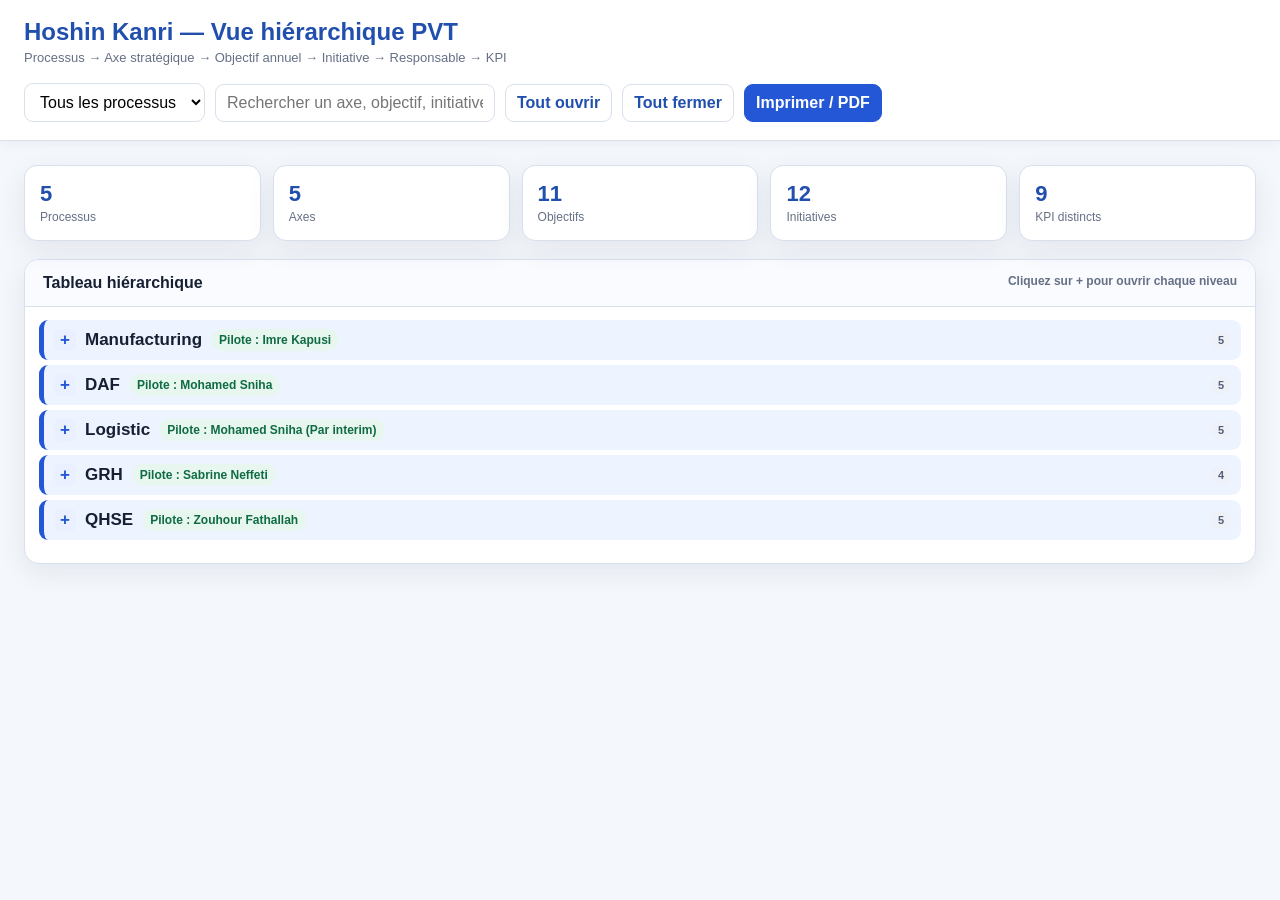
<file: preview_strategie.html>
<!doctype html>
<html lang="fr">
<head>
<meta charset="utf-8"><meta name="viewport" content="width=device-width,initial-scale=1">
<title>Hoshin Kanri — Tableau PVT hiérarchique</title>
<style>
:root{--bg:#f4f7fb;--card:#fff;--text:#172033;--muted:#667085;--line:#d8e0ec;--blue:#2457d6;--blue2:#eaf0ff;--green:#157347;--shadow:0 8px 28px rgba(30,50,90,.08)}
*{box-sizing:border-box} body{margin:0;font-family:Arial,Helvetica,sans-serif;background:var(--bg);color:var(--text)}
header{position:sticky;top:0;z-index:10;background:#fff;border-bottom:1px solid var(--line);padding:18px 24px;box-shadow:0 2px 12px rgba(20,40,80,.05)}
.header-row{display:flex;gap:18px;align-items:center;justify-content:space-between;flex-wrap:wrap} h1{margin:0;font-size:24px;color:#214fae} .sub{color:var(--muted);font-size:13px;margin-top:4px}
.controls{display:flex;gap:10px;flex-wrap:wrap;align-items:center} select,input,button{font:inherit;border:1px solid var(--line);border-radius:9px;padding:9px 11px;background:#fff} input{min-width:280px} button{cursor:pointer;font-weight:700;color:#214fae} button.primary{background:var(--blue);color:white;border-color:var(--blue)}
main{max-width:1500px;margin:auto;padding:24px} .stats{display:grid;grid-template-columns:repeat(5,minmax(140px,1fr));gap:12px;margin-bottom:18px} .stat{background:var(--card);border:1px solid var(--line);border-radius:13px;padding:15px;box-shadow:var(--shadow)} .stat b{font-size:22px;display:block;color:#214fae} .stat span{font-size:12px;color:var(--muted)}
.panel{background:var(--card);border:1px solid var(--line);border-radius:15px;box-shadow:var(--shadow);overflow:hidden} .panel-head{padding:14px 18px;background:#f9fbff;border-bottom:1px solid var(--line);font-weight:800;display:flex;justify-content:space-between;gap:10px;flex-wrap:wrap}
.tree{padding:8px 14px 18px} details{margin:5px 0} summary{list-style:none;cursor:pointer;display:flex;align-items:center;gap:9px;border-radius:9px;padding:9px 10px} summary::-webkit-details-marker{display:none} summary:hover{background:#f4f7ff}
.toggle{width:22px;height:22px;border-radius:6px;background:var(--blue2);color:var(--blue);display:inline-flex;align-items:center;justify-content:center;font-weight:900;flex:0 0 22px} details[open]>summary>.toggle::before{content:'−'} details:not([open])>summary>.toggle::before{content:'+'}
.level-process>summary{font-size:17px;font-weight:900;background:#edf3ff;border-left:5px solid var(--blue)} .level-axis>summary{font-weight:800;background:#f7f9fd} .level-objective>summary{font-weight:700} .level-initiative>summary{font-weight:650;color:#2e4268} .level-owner>summary{font-weight:650;color:#0f6b43}
.children{margin-left:22px;padding-left:13px;border-left:1px dashed #c8d2e3} .badge{font-size:11px;background:#eef2f8;color:#536078;border-radius:999px;padding:3px 7px;margin-left:auto;white-space:nowrap} .pilot{font-size:12px;color:#0f6b43;background:#e7f7ef;border-radius:999px;padding:4px 8px}
.kpis{margin:5px 0 8px 31px;display:grid;gap:5px} .kpi{padding:8px 10px;border:1px solid #dce5f2;border-radius:8px;background:#fff;display:flex;gap:8px;align-items:flex-start} .kcode{font-weight:800;color:#214fae;min-width:34px}
.empty{padding:28px;text-align:center;color:var(--muted)} mark{background:#fff2a8}
.legend{font-size:12px;color:var(--muted)}
@media(max-width:900px){.stats{grid-template-columns:repeat(2,1fr)} input{min-width:180px;width:100%} main{padding:12px} .children{margin-left:10px;padding-left:8px}}
@media print{header,.controls{display:none!important}body{background:#fff}main{max-width:none;padding:0}.panel,.stat{box-shadow:none}details{display:block}details>div{display:block!important}}
</style></head>
<body>
<header><div class="header-row"><div><h1>Hoshin Kanri — Vue hiérarchique PVT</h1><div class="sub">Processus → Axe stratégique → Objectif annuel → Initiative → Responsable → KPI</div></div>
<div class="controls"><select id="processFilter"><option value="ALL">Tous les processus</option></select><input id="search" placeholder="Rechercher un axe, objectif, initiative, pilote ou KPI…"><button id="expandAll">Tout ouvrir</button><button id="collapseAll">Tout fermer</button><button class="primary" onclick="window.print()">Imprimer / PDF</button></div></div></header>
<main><section class="stats" id="stats"></section><section class="panel"><div class="panel-head"><span>Tableau hiérarchique</span><span class="legend">Cliquez sur <b>+</b> pour ouvrir chaque niveau</span></div><div id="tree" class="tree"></div></section></main>
<script>
const DATA={"Manufacturing": {"pilote": "Imre Kapusi", "axes": {"S1 - Innovation et nouveaux produits": {"objectives": {"A1 - Développer de nouveaux produits": {"initiatives": {"I1 - Lancer ≥ 5 nouveaux produits (SMART GO, DEMON, LEGGENDA, SUPER SPEED 5, DUPLO)": {"owners": {"Imre Kapusi": ["K3 - OEE, Productivité, Throughput"]}}}}, "A2 - Construire une main-d'œuvre masculine stable formée à la couture": {"initiatives": {"I2 - Académie interne de couture (compétences de base)": {"owners": {"Imre Kapusi": ["K3 - OEE, Productivité, Throughput"]}}, "I3 - Réduction de la complexité des opérations de couture": {"owners": {"Imre Kapusi": ["K3 - OEE, Productivité, Throughput"]}}, "I4 - Équilibrage des lignes selon les compétences disponibles": {"owners": {"Imre Kapusi": ["K3 - OEE, Productivité, Throughput"]}}}}, "A3 - Réduire la dépendance aux couturières expertes (Skill Scarcity)": {"initiatives": {"I2 - Académie interne de couture (compétences de base)": {"owners": {"Imre Kapusi": ["K4 - % d'opérateurs polyvalents (>60 %), Skill Coverage"]}}, "I3 - Réduction de la complexité des opérations de couture": {"owners": {"Imre Kapusi": ["K3 - OEE, Productivité, Throughput"]}}, "I4 - Équilibrage des lignes selon les compétences disponibles": {"owners": {"Imre Kapusi": ["K3 - OEE, Productivité, Throughput"]}}}}, "A6 - Étendre le Lean Thinking à tous les départements": {"initiatives": {"I5 - Programme Lean Manufacturing & Kaizen": {"owners": {"Imre Kapusi": ["K3 - OEE, Productivité, Throughput"]}}}}}}, "S4 - Performance de service & Satisfaction client": {"objectives": {"A2 - Construire une main-d'œuvre masculine stable formée à la couture": {"initiatives": {"I2 - Académie interne de couture (compétences de base)": {"owners": {"Imre Kapusi": ["K4 - % d'opérateurs polyvalents (>60 %), Skill Coverage"]}}, "I3 - Réduction de la complexité des opérations de couture": {"owners": {"Imre Kapusi": ["K3 - OEE, Productivité, Throughput"]}}, "I4 - Équilibrage des lignes selon les compétences disponibles": {"owners": {"Imre Kapusi": ["K3 - OEE, Productivité, Throughput"]}}}}, "A3 - Réduire la dépendance aux couturières expertes (Skill Scarcity)": {"initiatives": {"I2 - Académie interne de couture (compétences de base)": {"owners": {"Imre Kapusi": ["K4 - % d'opérateurs polyvalents (>60 %), Skill Coverage"]}}, "I3 - Réduction de la complexité des opérations de couture": {"owners": {"Imre Kapusi": ["K4 - % d'opérateurs polyvalents (>60 %), Skill Coverage"]}}, "I4 - Équilibrage des lignes selon les compétences disponibles": {"owners": {"Imre Kapusi": ["K4 - % d'opérateurs polyvalents (>60 %), Skill Coverage"]}}}}, "A6 - Étendre le Lean Thinking à tous les départements": {"initiatives": {"I5 - Programme Lean Manufacturing & Kaizen": {"owners": {"Imre Kapusi": ["K3 - OEE, Productivité, Throughput"]}}}}, "A7 - Atteindre un taux de livraison à temps (OTIF > 98 %) et améliorer le niveau de service": {"initiatives": {"I5 - Programme Lean Manufacturing & Kaizen": {"owners": {"Imre Kapusi": ["K3 - OEE, Productivité, Throughput"]}}}}}}, "S5 - Organisation, Culture & Développement des personnes": {"objectives": {"A2 - Construire une main-d'œuvre masculine stable formée à la couture": {"initiatives": {"I2 - Académie interne de couture (compétences de base)": {"owners": {"Imre Kapusi": ["K4 - % d'opérateurs polyvalents (>60 %), Skill Coverage"]}}, "I3 - Réduction de la complexité des opérations de couture": {"owners": {"Imre Kapusi": ["K3 - OEE, Productivité, Throughput"]}}, "I4 - Équilibrage des lignes selon les compétences disponibles": {"owners": {"Imre Kapusi": ["K3 - OEE, Productivité, Throughput"]}}}}, "A3 - Réduire la dépendance aux couturières expertes (Skill Scarcity)": {"initiatives": {"I2 - Académie interne de couture (compétences de base)": {"owners": {"Imre Kapusi": ["K4 - % d'opérateurs polyvalents (>60 %), Skill Coverage"]}}, "I3 - Réduction de la complexité des opérations de couture": {"owners": {"Imre Kapusi": ["K4 - % d'opérateurs polyvalents (>60 %), Skill Coverage"]}}, "I4 - Équilibrage des lignes selon les compétences disponibles": {"owners": {"Imre Kapusi": ["K4 - % d'opérateurs polyvalents (>60 %), Skill Coverage"]}}}}, "A6 - Étendre le Lean Thinking à tous les départements": {"initiatives": {"I5 - Programme Lean Manufacturing & Kaizen": {"owners": {"Imre Kapusi": ["K3 - OEE, Productivité, Throughput"]}}}}, "A9 - Intégrer les audits dans les plans d'amélioration": {"initiatives": {"I6 - Système intégré d'audits": {"owners": {"Imre Kapusi": ["K3 - OEE, Productivité, Throughput"]}}}}, "A8 - Finaliser la structure organisationnelle et clarifier les rôles": {"initiatives": {"I7 - Plan structuré de formation et de développement des compétences": {"owners": {"Imre Kapusi": ["K3 - OEE, Productivité, Throughput"]}}}}, "A10 - Mettre en œuvre un plan structuré de formation et de développement des compétences": {"initiatives": {"I7 - Plan structuré de formation et de développement des compétences": {"owners": {"Imre Kapusi": ["K3 - OEE, Productivité, Throughput"]}}}}, "A11 - Améliorer la sécurité, le bien-être et l'engagement des collaborateurs": {"initiatives": {"I8 - Programme Sécurité, Bien-être et Engagement": {"owners": {"Imre Kapusi": ["K3 - OEE, Productivité, Throughput"]}}}}}}, "S2 - Excellence opérationnelle & Lean / Réduction des coûts": {"objectives": {"A4 - Réduire les coûts opérationnels et de maintenance de 10 à 15 %": {"initiatives": {"I5 - Programme Lean Manufacturing & Kaizen": {"owners": {"Imre Kapusi": ["K3 - OEE, Productivité, Throughput"]}}}}, "A6 - Étendre le Lean Thinking à tous les départements": {"initiatives": {"I5 - Programme Lean Manufacturing & Kaizen": {"owners": {"Imre Kapusi": ["K3 - OEE, Productivité, Throughput"]}}}}, "A7 - Atteindre un taux de livraison à temps (OTIF > 98 %) et améliorer le niveau de service": {"initiatives": {"I5 - Programme Lean Manufacturing & Kaizen": {"owners": {"Imre Kapusi": ["K3 - OEE, Productivité, Throughput"]}}}}, "A9 - Intégrer les audits dans les plans d'amélioration": {"initiatives": {"I6 - Système intégré d'audits": {"owners": {"Imre Kapusi": ["K3 - OEE, Productivité, Throughput"]}}}}}}, "S3 - Qualité, Sécurité, Développement durable": {"objectives": {"A4 - Réduire les coûts opérationnels et de maintenance de 10 à 15 %": {"initiatives": {"I5 - Programme Lean Manufacturing & Kaizen": {"owners": {"Imre Kapusi": ["K3 - OEE, Productivité, Throughput"]}}}}, "A9 - Intégrer les audits dans les plans d'amélioration": {"initiatives": {"I6 - Système intégré d'audits": {"owners": {"Imre Kapusi": ["K3 - OEE, Productivité, Throughput"]}}}}, "A11 - Améliorer la sécurité, le bien-être et l'engagement des collaborateurs": {"initiatives": {"I8 - Programme Sécurité, Bien-être et Engagement": {"owners": {"Imre Kapusi": ["K3 - OEE, Productivité, Throughput"]}}}}}}}}, "DAF": {"pilote": "Mohamed Sniha", "axes": {"S1 - Innovation et nouveaux produits": {"objectives": {"A1 - Développer de nouveaux produits": {"initiatives": {"I1 - Lancer ≥ 5 nouveaux produits (SMART GO, DEMON, LEGGENDA, SUPER SPEED 5, DUPLO)": {"owners": {"Mohamed Sniha": ["K1 - MCH (Maintenance Cost per Hour), BCR (Budget Compliance Rate), % du CA provenant des nouveaux produits (<24 mois)"]}}}}, "A2 - Construire une main-d'œuvre masculine stable formée à la couture": {"initiatives": {"I2 - Académie interne de couture (compétences de base)": {"owners": {"Mohamed Sniha": ["K1 - MCH (Maintenance Cost per Hour), BCR (Budget Compliance Rate), % du CA provenant des nouveaux produits (<24 mois)"]}}, "I3 - Réduction de la complexité des opérations de couture": {"owners": {"Mohamed Sniha": ["K1 - MCH (Maintenance Cost per Hour), BCR (Budget Compliance Rate), % du CA provenant des nouveaux produits (<24 mois)"]}}, "I4 - Équilibrage des lignes selon les compétences disponibles": {"owners": {"Mohamed Sniha": ["K1 - MCH (Maintenance Cost per Hour), BCR (Budget Compliance Rate), % du CA provenant des nouveaux produits (<24 mois)"]}}}}, "A3 - Réduire la dépendance aux couturières expertes (Skill Scarcity)": {"initiatives": {"I2 - Académie interne de couture (compétences de base)": {"owners": {"Mohamed Sniha": ["K1 - MCH (Maintenance Cost per Hour), BCR (Budget Compliance Rate), % du CA provenant des nouveaux produits (<24 mois)"]}}, "I3 - Réduction de la complexité des opérations de couture": {"owners": {"Mohamed Sniha": ["K1 - MCH (Maintenance Cost per Hour), BCR (Budget Compliance Rate), % du CA provenant des nouveaux produits (<24 mois)"]}}, "I4 - Équilibrage des lignes selon les compétences disponibles": {"owners": {"Mohamed Sniha": ["K1 - MCH (Maintenance Cost per Hour), BCR (Budget Compliance Rate), % du CA provenant des nouveaux produits (<24 mois)"]}}}}, "A6 - Étendre le Lean Thinking à tous les départements": {"initiatives": {"I5 - Programme Lean Manufacturing & Kaizen": {"owners": {"Mohamed Sniha": ["K1 - MCH (Maintenance Cost per Hour), BCR (Budget Compliance Rate), % du CA provenant des nouveaux produits (<24 mois)"]}}, "I12 - Réduction des coûts fixes (Overhead Optimization)": {"owners": {"Mohamed Sniha": ["K1 - MCH (Maintenance Cost per Hour), BCR (Budget Compliance Rate), % du CA provenant des nouveaux produits (<24 mois)"]}}}}}}, "S4 - Performance de service & Satisfaction client": {"objectives": {"A2 - Construire une main-d'œuvre masculine stable formée à la couture": {"initiatives": {"I2 - Académie interne de couture (compétences de base)": {"owners": {"Mohamed Sniha": ["K1 - MCH (Maintenance Cost per Hour), BCR (Budget Compliance Rate), % du CA provenant des nouveaux produits (<24 mois)"]}}, "I3 - Réduction de la complexité des opérations de couture": {"owners": {"Mohamed Sniha": ["K1 - MCH (Maintenance Cost per Hour), BCR (Budget Compliance Rate), % du CA provenant des nouveaux produits (<24 mois)"]}}, "I4 - Équilibrage des lignes selon les compétences disponibles": {"owners": {"Mohamed Sniha": ["K1 - MCH (Maintenance Cost per Hour), BCR (Budget Compliance Rate), % du CA provenant des nouveaux produits (<24 mois)"]}}}}, "A3 - Réduire la dépendance aux couturières expertes (Skill Scarcity)": {"initiatives": {"I2 - Académie interne de couture (compétences de base)": {"owners": {"Mohamed Sniha": ["K1 - MCH (Maintenance Cost per Hour), BCR (Budget Compliance Rate), % du CA provenant des nouveaux produits (<24 mois)"]}}, "I3 - Réduction de la complexité des opérations de couture": {"owners": {"Mohamed Sniha": ["K1 - MCH (Maintenance Cost per Hour), BCR (Budget Compliance Rate), % du CA provenant des nouveaux produits (<24 mois)"]}}, "I4 - Équilibrage des lignes selon les compétences disponibles": {"owners": {"Mohamed Sniha": ["K1 - MCH (Maintenance Cost per Hour), BCR (Budget Compliance Rate), % du CA provenant des nouveaux produits (<24 mois)"]}}}}, "A6 - Étendre le Lean Thinking à tous les départements": {"initiatives": {"I5 - Programme Lean Manufacturing & Kaizen": {"owners": {"Mohamed Sniha": ["K1 - MCH (Maintenance Cost per Hour), BCR (Budget Compliance Rate), % du CA provenant des nouveaux produits (<24 mois)"]}}, "I12 - Réduction des coûts fixes (Overhead Optimization)": {"owners": {"Mohamed Sniha": ["K1 - MCH (Maintenance Cost per Hour), BCR (Budget Compliance Rate), % du CA provenant des nouveaux produits (<24 mois)"]}}}}, "A7 - Atteindre un taux de livraison à temps (OTIF > 98 %) et améliorer le niveau de service": {"initiatives": {"I5 - Programme Lean Manufacturing & Kaizen": {"owners": {"Mohamed Sniha": ["K1 - MCH (Maintenance Cost per Hour), BCR (Budget Compliance Rate), % du CA provenant des nouveaux produits (<24 mois)"]}}}}}}, "S5 - Organisation, Culture & Développement des personnes": {"objectives": {"A2 - Construire une main-d'œuvre masculine stable formée à la couture": {"initiatives": {"I2 - Académie interne de couture (compétences de base)": {"owners": {"Mohamed Sniha": ["K1 - MCH (Maintenance Cost per Hour), BCR (Budget Compliance Rate), % du CA provenant des nouveaux produits (<24 mois)"]}}, "I3 - Réduction de la complexité des opérations de couture": {"owners": {"Mohamed Sniha": ["K1 - MCH (Maintenance Cost per Hour), BCR (Budget Compliance Rate), % du CA provenant des nouveaux produits (<24 mois)"]}}, "I4 - Équilibrage des lignes selon les compétences disponibles": {"owners": {"Mohamed Sniha": ["K1 - MCH (Maintenance Cost per Hour), BCR (Budget Compliance Rate), % du CA provenant des nouveaux produits (<24 mois)"]}}}}, "A3 - Réduire la dépendance aux couturières expertes (Skill Scarcity)": {"initiatives": {"I2 - Académie interne de couture (compétences de base)": {"owners": {"Mohamed Sniha": ["K1 - MCH (Maintenance Cost per Hour), BCR (Budget Compliance Rate), % du CA provenant des nouveaux produits (<24 mois)"]}}, "I3 - Réduction de la complexité des opérations de couture": {"owners": {"Mohamed Sniha": ["K1 - MCH (Maintenance Cost per Hour), BCR (Budget Compliance Rate), % du CA provenant des nouveaux produits (<24 mois)"]}}, "I4 - Équilibrage des lignes selon les compétences disponibles": {"owners": {"Mohamed Sniha": ["K1 - MCH (Maintenance Cost per Hour), BCR (Budget Compliance Rate), % du CA provenant des nouveaux produits (<24 mois)"]}}}}, "A6 - Étendre le Lean Thinking à tous les départements": {"initiatives": {"I5 - Programme Lean Manufacturing & Kaizen": {"owners": {"Mohamed Sniha": ["K1 - MCH (Maintenance Cost per Hour), BCR (Budget Compliance Rate), % du CA provenant des nouveaux produits (<24 mois)"]}}, "I12 - Réduction des coûts fixes (Overhead Optimization)": {"owners": {"Mohamed Sniha": ["K1 - MCH (Maintenance Cost per Hour), BCR (Budget Compliance Rate), % du CA provenant des nouveaux produits (<24 mois)"]}}}}, "A9 - Intégrer les audits dans les plans d'amélioration": {"initiatives": {"I6 - Système intégré d'audits": {"owners": {"Mohamed Sniha": ["K1 - MCH (Maintenance Cost per Hour), BCR (Budget Compliance Rate), % du CA provenant des nouveaux produits (<24 mois)"]}}}}}}, "S2 - Excellence opérationnelle & Lean / Réduction des coûts": {"objectives": {"A4 - Réduire les coûts opérationnels et de maintenance de 10 à 15 %": {"initiatives": {"I5 - Programme Lean Manufacturing & Kaizen": {"owners": {"Mohamed Sniha": ["K1 - MCH (Maintenance Cost per Hour), BCR (Budget Compliance Rate), % du CA provenant des nouveaux produits (<24 mois)"]}}, "I12 - Réduction des coûts fixes (Overhead Optimization)": {"owners": {"Mohamed Sniha": ["K1 - MCH (Maintenance Cost per Hour), BCR (Budget Compliance Rate), % du CA provenant des nouveaux produits (<24 mois)"]}}}}, "A6 - Étendre le Lean Thinking à tous les départements": {"initiatives": {"I5 - Programme Lean Manufacturing & Kaizen": {"owners": {"Mohamed Sniha": ["K1 - MCH (Maintenance Cost per Hour), BCR (Budget Compliance Rate), % du CA provenant des nouveaux produits (<24 mois)"]}}, "I12 - Réduction des coûts fixes (Overhead Optimization)": {"owners": {"Mohamed Sniha": ["K1 - MCH (Maintenance Cost per Hour), BCR (Budget Compliance Rate), % du CA provenant des nouveaux produits (<24 mois)"]}}}}, "A7 - Atteindre un taux de livraison à temps (OTIF > 98 %) et améliorer le niveau de service": {"initiatives": {"I5 - Programme Lean Manufacturing & Kaizen": {"owners": {"Mohamed Sniha": ["K1 - MCH (Maintenance Cost per Hour), BCR (Budget Compliance Rate), % du CA provenant des nouveaux produits (<24 mois)"]}}}}, "A9 - Intégrer les audits dans les plans d'amélioration": {"initiatives": {"I6 - Système intégré d'audits": {"owners": {"Mohamed Sniha": ["K1 - MCH (Maintenance Cost per Hour), BCR (Budget Compliance Rate), % du CA provenant des nouveaux produits (<24 mois)"]}}}}, "A5 - Réduire les coûts des bâtiments et des utilités de 5 à 10 %": {"initiatives": {"I11 - Rationalisation des espaces et réduction des bâtiments": {"owners": {"Mohamed Sniha": ["K1 - MCH (Maintenance Cost per Hour), BCR (Budget Compliance Rate), % du CA provenant des nouveaux produits (<24 mois)"]}}, "I12 - Réduction des coûts fixes (Overhead Optimization)": {"owners": {"Mohamed Sniha": ["K1 - MCH (Maintenance Cost per Hour), BCR (Budget Compliance Rate), % du CA provenant des nouveaux produits (<24 mois)"]}}}}}}, "S3 - Qualité, Sécurité, Développement durable": {"objectives": {"A4 - Réduire les coûts opérationnels et de maintenance de 10 à 15 %": {"initiatives": {"I5 - Programme Lean Manufacturing & Kaizen": {"owners": {"Mohamed Sniha": ["K1 - MCH (Maintenance Cost per Hour), BCR (Budget Compliance Rate), % du CA provenant des nouveaux produits (<24 mois)"]}}, "I12 - Réduction des coûts fixes (Overhead Optimization)": {"owners": {"Mohamed Sniha": ["K1 - MCH (Maintenance Cost per Hour), BCR (Budget Compliance Rate), % du CA provenant des nouveaux produits (<24 mois)"]}}}}, "A9 - Intégrer les audits dans les plans d'amélioration": {"initiatives": {"I6 - Système intégré d'audits": {"owners": {"Mohamed Sniha": ["K1 - MCH (Maintenance Cost per Hour), BCR (Budget Compliance Rate), % du CA provenant des nouveaux produits (<24 mois)"]}}}}, "A5 - Réduire les coûts des bâtiments et des utilités de 5 à 10 %": {"initiatives": {"I11 - Rationalisation des espaces et réduction des bâtiments": {"owners": {"Mohamed Sniha": ["K1 - MCH (Maintenance Cost per Hour), BCR (Budget Compliance Rate), % du CA provenant des nouveaux produits (<24 mois)"]}}, "I12 - Réduction des coûts fixes (Overhead Optimization)": {"owners": {"Mohamed Sniha": ["K1 - MCH (Maintenance Cost per Hour), BCR (Budget Compliance Rate), % du CA provenant des nouveaux produits (<24 mois)"]}}}}}}}}, "Logistic": {"pilote": "Mohamed Sniha (Par interim)", "axes": {"S1 - Innovation et nouveaux produits": {"objectives": {"A1 - Développer de nouveaux produits": {"initiatives": {"I1 - Lancer ≥ 5 nouveaux produits (SMART GO, DEMON, LEGGENDA, SUPER SPEED 5, DUPLO)": {"owners": {"Mohamed Sniha (Par interim)": ["K6 - OTIF, Lead Time, Service Level, Stabilité du planning"]}}}}, "A2 - Construire une main-d'œuvre masculine stable formée à la couture": {"initiatives": {"I2 - Académie interne de couture (compétences de base)": {"owners": {"Mohamed Sniha (Par interim)": ["K6 - OTIF, Lead Time, Service Level, Stabilité du planning"]}}, "I3 - Réduction de la complexité des opérations de couture": {"owners": {"Mohamed Sniha (Par interim)": ["K6 - OTIF, Lead Time, Service Level, Stabilité du planning"]}}, "I4 - Équilibrage des lignes selon les compétences disponibles": {"owners": {"Mohamed Sniha (Par interim)": ["K6 - OTIF, Lead Time, Service Level, Stabilité du planning"]}}}}, "A3 - Réduire la dépendance aux couturières expertes (Skill Scarcity)": {"initiatives": {"I2 - Académie interne de couture (compétences de base)": {"owners": {"Mohamed Sniha (Par interim)": ["K6 - OTIF, Lead Time, Service Level, Stabilité du planning"]}}, "I3 - Réduction de la complexité des opérations de couture": {"owners": {"Mohamed Sniha (Par interim)": ["K6 - OTIF, Lead Time, Service Level, Stabilité du planning"]}}, "I4 - Équilibrage des lignes selon les compétences disponibles": {"owners": {"Mohamed Sniha (Par interim)": ["K6 - OTIF, Lead Time, Service Level, Stabilité du planning"]}}}}, "A6 - Étendre le Lean Thinking à tous les départements": {"initiatives": {"I5 - Programme Lean Manufacturing & Kaizen": {"owners": {"Mohamed Sniha (Par interim)": ["K6 - OTIF, Lead Time, Service Level, Stabilité du planning"]}}}}}}, "S4 - Performance de service & Satisfaction client": {"objectives": {"A2 - Construire une main-d'œuvre masculine stable formée à la couture": {"initiatives": {"I2 - Académie interne de couture (compétences de base)": {"owners": {"Mohamed Sniha (Par interim)": ["K6 - OTIF, Lead Time, Service Level, Stabilité du planning"]}}, "I3 - Réduction de la complexité des opérations de couture": {"owners": {"Mohamed Sniha (Par interim)": ["K6 - OTIF, Lead Time, Service Level, Stabilité du planning"]}}, "I4 - Équilibrage des lignes selon les compétences disponibles": {"owners": {"Mohamed Sniha (Par interim)": ["K6 - OTIF, Lead Time, Service Level, Stabilité du planning"]}}}}, "A3 - Réduire la dépendance aux couturières expertes (Skill Scarcity)": {"initiatives": {"I2 - Académie interne de couture (compétences de base)": {"owners": {"Mohamed Sniha (Par interim)": ["K6 - OTIF, Lead Time, Service Level, Stabilité du planning"]}}, "I3 - Réduction de la complexité des opérations de couture": {"owners": {"Mohamed Sniha (Par interim)": ["K6 - OTIF, Lead Time, Service Level, Stabilité du planning"]}}, "I4 - Équilibrage des lignes selon les compétences disponibles": {"owners": {"Mohamed Sniha (Par interim)": ["K6 - OTIF, Lead Time, Service Level, Stabilité du planning"]}}}}, "A6 - Étendre le Lean Thinking à tous les départements": {"initiatives": {"I5 - Programme Lean Manufacturing & Kaizen": {"owners": {"Mohamed Sniha (Par interim)": ["K6 - OTIF, Lead Time, Service Level, Stabilité du planning"]}}}}, "A7 - Atteindre un taux de livraison à temps (OTIF > 98 %) et améliorer le niveau de service": {"initiatives": {"I5 - Programme Lean Manufacturing & Kaizen": {"owners": {"Mohamed Sniha (Par interim)": ["K6 - OTIF, Lead Time, Service Level, Stabilité du planning"]}}, "I9 - Optimisation de la planification, des flux et de la logistique": {"owners": {"Mohamed Sniha (Par interim)": ["K6 - OTIF, Lead Time, Service Level, Stabilité du planning"]}}}}}}, "S5 - Organisation, Culture & Développement des personnes": {"objectives": {"A2 - Construire une main-d'œuvre masculine stable formée à la couture": {"initiatives": {"I2 - Académie interne de couture (compétences de base)": {"owners": {"Mohamed Sniha (Par interim)": ["K6 - OTIF, Lead Time, Service Level, Stabilité du planning"]}}, "I3 - Réduction de la complexité des opérations de couture": {"owners": {"Mohamed Sniha (Par interim)": ["K6 - OTIF, Lead Time, Service Level, Stabilité du planning"]}}, "I4 - Équilibrage des lignes selon les compétences disponibles": {"owners": {"Mohamed Sniha (Par interim)": ["K6 - OTIF, Lead Time, Service Level, Stabilité du planning"]}}}}, "A3 - Réduire la dépendance aux couturières expertes (Skill Scarcity)": {"initiatives": {"I2 - Académie interne de couture (compétences de base)": {"owners": {"Mohamed Sniha (Par interim)": ["K6 - OTIF, Lead Time, Service Level, Stabilité du planning"]}}, "I3 - Réduction de la complexité des opérations de couture": {"owners": {"Mohamed Sniha (Par interim)": ["K6 - OTIF, Lead Time, Service Level, Stabilité du planning"]}}, "I4 - Équilibrage des lignes selon les compétences disponibles": {"owners": {"Mohamed Sniha (Par interim)": ["K6 - OTIF, Lead Time, Service Level, Stabilité du planning"]}}}}, "A6 - Étendre le Lean Thinking à tous les départements": {"initiatives": {"I5 - Programme Lean Manufacturing & Kaizen": {"owners": {"Mohamed Sniha (Par interim)": ["K6 - OTIF, Lead Time, Service Level, Stabilité du planning"]}}}}, "A8 - Finaliser la structure organisationnelle et clarifier les rôles": {"initiatives": {"I7 - Plan structuré de formation et de développement des compétences": {"owners": {"Mohamed Sniha (Par interim)": ["K6 - OTIF, Lead Time, Service Level, Stabilité du planning"]}}}}, "A10 - Mettre en œuvre un plan structuré de formation et de développement des compétences": {"initiatives": {"I7 - Plan structuré de formation et de développement des compétences": {"owners": {"Mohamed Sniha (Par interim)": ["K6 - OTIF, Lead Time, Service Level, Stabilité du planning"]}}}}, "A11 - Améliorer la sécurité, le bien-être et l'engagement des collaborateurs": {"initiatives": {"I8 - Programme Sécurité, Bien-être et Engagement": {"owners": {"Mohamed Sniha (Par interim)": ["K6 - OTIF, Lead Time, Service Level, Stabilité du planning"]}}}}}}, "S2 - Excellence opérationnelle & Lean / Réduction des coûts": {"objectives": {"A4 - Réduire les coûts opérationnels et de maintenance de 10 à 15 %": {"initiatives": {"I5 - Programme Lean Manufacturing & Kaizen": {"owners": {"Mohamed Sniha (Par interim)": ["K6 - OTIF, Lead Time, Service Level, Stabilité du planning"]}}}}, "A6 - Étendre le Lean Thinking à tous les départements": {"initiatives": {"I5 - Programme Lean Manufacturing & Kaizen": {"owners": {"Mohamed Sniha (Par interim)": ["K6 - OTIF, Lead Time, Service Level, Stabilité du planning"]}}}}, "A7 - Atteindre un taux de livraison à temps (OTIF > 98 %) et améliorer le niveau de service": {"initiatives": {"I5 - Programme Lean Manufacturing & Kaizen": {"owners": {"Mohamed Sniha (Par interim)": ["K6 - OTIF, Lead Time, Service Level, Stabilité du planning"]}}, "I9 - Optimisation de la planification, des flux et de la logistique": {"owners": {"Mohamed Sniha (Par interim)": ["K6 - OTIF, Lead Time, Service Level, Stabilité du planning"]}}}}, "A5 - Réduire les coûts des bâtiments et des utilités de 5 à 10 %": {"initiatives": {"I11 - Rationalisation des espaces et réduction des bâtiments": {"owners": {"Mohamed Sniha (Par interim)": ["K6 - OTIF, Lead Time, Service Level, Stabilité du planning"]}}}}}}, "S3 - Qualité, Sécurité, Développement durable": {"objectives": {"A4 - Réduire les coûts opérationnels et de maintenance de 10 à 15 %": {"initiatives": {"I5 - Programme Lean Manufacturing & Kaizen": {"owners": {"Mohamed Sniha (Par interim)": ["K6 - OTIF, Lead Time, Service Level, Stabilité du planning"]}}}}, "A11 - Améliorer la sécurité, le bien-être et l'engagement des collaborateurs": {"initiatives": {"I8 - Programme Sécurité, Bien-être et Engagement": {"owners": {"Mohamed Sniha (Par interim)": ["K6 - OTIF, Lead Time, Service Level, Stabilité du planning"]}}}}, "A5 - Réduire les coûts des bâtiments et des utilités de 5 à 10 %": {"initiatives": {"I11 - Rationalisation des espaces et réduction des bâtiments": {"owners": {"Mohamed Sniha (Par interim)": ["K6 - OTIF, Lead Time, Service Level, Stabilité du planning"]}}}}}}}}, "GRH": {"pilote": "Sabrine Neffeti", "axes": {"S1 - Innovation et nouveaux produits": {"objectives": {"A2 - Construire une main-d'œuvre masculine stable formée à la couture": {"initiatives": {"I2 - Académie interne de couture (compétences de base)": {"owners": {"Sabrine Neffeti": ["K7 - ETCR, Temps moyen de formation (<3 mois)"]}}, "I3 - Réduction de la complexité des opérations de couture": {"owners": {"Sabrine Neffeti": ["K7 - ETCR, Temps moyen de formation (<3 mois)"]}}, "I4 - Équilibrage des lignes selon les compétences disponibles": {"owners": {"Sabrine Neffeti": ["K7 - ETCR, Temps moyen de formation (<3 mois)"]}}}}, "A3 - Réduire la dépendance aux couturières expertes (Skill Scarcity)": {"initiatives": {"I2 - Académie interne de couture (compétences de base)": {"owners": {"Sabrine Neffeti": ["K8 - eNPS, UAR (Absentéisme), OTR (Turnover)"]}}, "I3 - Réduction de la complexité des opérations de couture": {"owners": {"Sabrine Neffeti": ["K8 - eNPS, UAR (Absentéisme), OTR (Turnover)"]}}, "I4 - Équilibrage des lignes selon les compétences disponibles": {"owners": {"Sabrine Neffeti": ["K8 - eNPS, UAR (Absentéisme), OTR (Turnover)"]}}}}}}, "S4 - Performance de service & Satisfaction client": {"objectives": {"A2 - Construire une main-d'œuvre masculine stable formée à la couture": {"initiatives": {"I2 - Académie interne de couture (compétences de base)": {"owners": {"Sabrine Neffeti": ["K7 - ETCR, Temps moyen de formation (<3 mois)"]}}, "I3 - Réduction de la complexité des opérations de couture": {"owners": {"Sabrine Neffeti": ["K7 - ETCR, Temps moyen de formation (<3 mois)"]}}, "I4 - Équilibrage des lignes selon les compétences disponibles": {"owners": {"Sabrine Neffeti": ["K7 - ETCR, Temps moyen de formation (<3 mois)"]}}}}, "A3 - Réduire la dépendance aux couturières expertes (Skill Scarcity)": {"initiatives": {"I2 - Académie interne de couture (compétences de base)": {"owners": {"Sabrine Neffeti": ["K8 - eNPS, UAR (Absentéisme), OTR (Turnover)"]}}, "I3 - Réduction de la complexité des opérations de couture": {"owners": {"Sabrine Neffeti": ["K8 - eNPS, UAR (Absentéisme), OTR (Turnover)"]}}, "I4 - Équilibrage des lignes selon les compétences disponibles": {"owners": {"Sabrine Neffeti": ["K8 - eNPS, UAR (Absentéisme), OTR (Turnover)"]}}}}}}, "S5 - Organisation, Culture & Développement des personnes": {"objectives": {"A2 - Construire une main-d'œuvre masculine stable formée à la couture": {"initiatives": {"I2 - Académie interne de couture (compétences de base)": {"owners": {"Sabrine Neffeti": ["K7 - ETCR, Temps moyen de formation (<3 mois)"]}}, "I3 - Réduction de la complexité des opérations de couture": {"owners": {"Sabrine Neffeti": ["K7 - ETCR, Temps moyen de formation (<3 mois)"]}}, "I4 - Équilibrage des lignes selon les compétences disponibles": {"owners": {"Sabrine Neffeti": ["K7 - ETCR, Temps moyen de formation (<3 mois)"]}}}}, "A3 - Réduire la dépendance aux couturières expertes (Skill Scarcity)": {"initiatives": {"I2 - Académie interne de couture (compétences de base)": {"owners": {"Sabrine Neffeti": ["K8 - eNPS, UAR (Absentéisme), OTR (Turnover)"]}}, "I3 - Réduction de la complexité des opérations de couture": {"owners": {"Sabrine Neffeti": ["K8 - eNPS, UAR (Absentéisme), OTR (Turnover)"]}}, "I4 - Équilibrage des lignes selon les compétences disponibles": {"owners": {"Sabrine Neffeti": ["K8 - eNPS, UAR (Absentéisme), OTR (Turnover)"]}}}}, "A8 - Finaliser la structure organisationnelle et clarifier les rôles": {"initiatives": {"I7 - Plan structuré de formation et de développement des compétences": {"owners": {"Sabrine Neffeti": ["K7 - ETCR, Temps moyen de formation (<3 mois)"]}}}}, "A10 - Mettre en œuvre un plan structuré de formation et de développement des compétences": {"initiatives": {"I7 - Plan structuré de formation et de développement des compétences": {"owners": {"Sabrine Neffeti": ["K8 - eNPS, UAR (Absentéisme), OTR (Turnover)"]}}}}, "A11 - Améliorer la sécurité, le bien-être et l'engagement des collaborateurs": {"initiatives": {"I8 - Programme Sécurité, Bien-être et Engagement": {"owners": {"Sabrine Neffeti": ["K8 - eNPS, UAR (Absentéisme), OTR (Turnover)"]}}}}}}, "S3 - Qualité, Sécurité, Développement durable": {"objectives": {"A11 - Améliorer la sécurité, le bien-être et l'engagement des collaborateurs": {"initiatives": {"I8 - Programme Sécurité, Bien-être et Engagement": {"owners": {"Sabrine Neffeti": ["K8 - eNPS, UAR (Absentéisme), OTR (Turnover)"]}}}}}}}}, "QHSE": {"pilote": "Zouhour Fathallah", "axes": {"S1 - Innovation et nouveaux produits": {"objectives": {"A1 - Développer de nouveaux produits": {"initiatives": {"I1 - Lancer ≥ 5 nouveaux produits (SMART GO, DEMON, LEGGENDA, SUPER SPEED 5, DUPLO)": {"owners": {"Zouhour Fathallah": ["K5 - DHU, % audits clôturés à temps"]}}}}, "A2 - Construire une main-d'œuvre masculine stable formée à la couture": {"initiatives": {"I2 - Académie interne de couture (compétences de base)": {"owners": {"Zouhour Fathallah": ["K5 - DHU, % audits clôturés à temps"]}}, "I3 - Réduction de la complexité des opérations de couture": {"owners": {"Zouhour Fathallah": ["K5 - DHU, % audits clôturés à temps"]}}, "I4 - Équilibrage des lignes selon les compétences disponibles": {"owners": {"Zouhour Fathallah": ["K5 - DHU, % audits clôturés à temps"]}}}}, "A3 - Réduire la dépendance aux couturières expertes (Skill Scarcity)": {"initiatives": {"I2 - Académie interne de couture (compétences de base)": {"owners": {"Zouhour Fathallah": ["K5 - DHU, % audits clôturés à temps"]}}, "I3 - Réduction de la complexité des opérations de couture": {"owners": {"Zouhour Fathallah": ["K5 - DHU, % audits clôturés à temps"]}}, "I4 - Équilibrage des lignes selon les compétences disponibles": {"owners": {"Zouhour Fathallah": ["K5 - DHU, % audits clôturés à temps"]}}}}, "A6 - Étendre le Lean Thinking à tous les départements": {"initiatives": {"I5 - Programme Lean Manufacturing & Kaizen": {"owners": {"Zouhour Fathallah": ["K5 - DHU, % audits clôturés à temps"]}}, "I10 - Energy Kaizen / Green Manufacturing": {"owners": {"Zouhour Fathallah": ["K2 - EC, IE, CO₂, WC"]}}, "I12 - Réduction des coûts fixes (Overhead Optimization)": {"owners": {"Zouhour Fathallah": ["K2 - EC, IE, CO₂, WC"]}}}}}}, "S4 - Performance de service & Satisfaction client": {"objectives": {"A2 - Construire une main-d'œuvre masculine stable formée à la couture": {"initiatives": {"I2 - Académie interne de couture (compétences de base)": {"owners": {"Zouhour Fathallah": ["K5 - DHU, % audits clôturés à temps"]}}, "I3 - Réduction de la complexité des opérations de couture": {"owners": {"Zouhour Fathallah": ["K5 - DHU, % audits clôturés à temps"]}}, "I4 - Équilibrage des lignes selon les compétences disponibles": {"owners": {"Zouhour Fathallah": ["K5 - DHU, % audits clôturés à temps"]}}}}, "A3 - Réduire la dépendance aux couturières expertes (Skill Scarcity)": {"initiatives": {"I2 - Académie interne de couture (compétences de base)": {"owners": {"Zouhour Fathallah": ["K5 - DHU, % audits clôturés à temps"]}}, "I3 - Réduction de la complexité des opérations de couture": {"owners": {"Zouhour Fathallah": ["K5 - DHU, % audits clôturés à temps"]}}, "I4 - Équilibrage des lignes selon les compétences disponibles": {"owners": {"Zouhour Fathallah": ["K5 - DHU, % audits clôturés à temps"]}}}}, "A6 - Étendre le Lean Thinking à tous les départements": {"initiatives": {"I5 - Programme Lean Manufacturing & Kaizen": {"owners": {"Zouhour Fathallah": ["K5 - DHU, % audits clôturés à temps"]}}, "I10 - Energy Kaizen / Green Manufacturing": {"owners": {"Zouhour Fathallah": ["K2 - EC, IE, CO₂, WC"]}}, "I12 - Réduction des coûts fixes (Overhead Optimization)": {"owners": {"Zouhour Fathallah": ["K2 - EC, IE, CO₂, WC"]}}}}, "A7 - Atteindre un taux de livraison à temps (OTIF > 98 %) et améliorer le niveau de service": {"initiatives": {"I5 - Programme Lean Manufacturing & Kaizen": {"owners": {"Zouhour Fathallah": ["K5 - DHU, % audits clôturés à temps"]}}}}}}, "S5 - Organisation, Culture & Développement des personnes": {"objectives": {"A2 - Construire une main-d'œuvre masculine stable formée à la couture": {"initiatives": {"I2 - Académie interne de couture (compétences de base)": {"owners": {"Zouhour Fathallah": ["K5 - DHU, % audits clôturés à temps"]}}, "I3 - Réduction de la complexité des opérations de couture": {"owners": {"Zouhour Fathallah": ["K5 - DHU, % audits clôturés à temps"]}}, "I4 - Équilibrage des lignes selon les compétences disponibles": {"owners": {"Zouhour Fathallah": ["K5 - DHU, % audits clôturés à temps"]}}}}, "A3 - Réduire la dépendance aux couturières expertes (Skill Scarcity)": {"initiatives": {"I2 - Académie interne de couture (compétences de base)": {"owners": {"Zouhour Fathallah": ["K5 - DHU, % audits clôturés à temps"]}}, "I3 - Réduction de la complexité des opérations de couture": {"owners": {"Zouhour Fathallah": ["K5 - DHU, % audits clôturés à temps"]}}, "I4 - Équilibrage des lignes selon les compétences disponibles": {"owners": {"Zouhour Fathallah": ["K5 - DHU, % audits clôturés à temps"]}}}}, "A6 - Étendre le Lean Thinking à tous les départements": {"initiatives": {"I5 - Programme Lean Manufacturing & Kaizen": {"owners": {"Zouhour Fathallah": ["K5 - DHU, % audits clôturés à temps"]}}, "I10 - Energy Kaizen / Green Manufacturing": {"owners": {"Zouhour Fathallah": ["K2 - EC, IE, CO₂, WC"]}}, "I12 - Réduction des coûts fixes (Overhead Optimization)": {"owners": {"Zouhour Fathallah": ["K2 - EC, IE, CO₂, WC"]}}}}, "A9 - Intégrer les audits dans les plans d'amélioration": {"initiatives": {"I6 - Système intégré d'audits": {"owners": {"Zouhour Fathallah": ["K5 - DHU, % audits clôturés à temps"]}}, "I10 - Energy Kaizen / Green Manufacturing": {"owners": {"Zouhour Fathallah": ["K2 - EC, IE, CO₂, WC"]}}}}, "A8 - Finaliser la structure organisationnelle et clarifier les rôles": {"initiatives": {"I7 - Plan structuré de formation et de développement des compétences": {"owners": {"Zouhour Fathallah": ["K5 - DHU, % audits clôturés à temps"]}}}}, "A10 - Mettre en œuvre un plan structuré de formation et de développement des compétences": {"initiatives": {"I7 - Plan structuré de formation et de développement des compétences": {"owners": {"Zouhour Fathallah": ["K9 - FR, SR, NALT, LD"]}}}}, "A11 - Améliorer la sécurité, le bien-être et l'engagement des collaborateurs": {"initiatives": {"I8 - Programme Sécurité, Bien-être et Engagement": {"owners": {"Zouhour Fathallah": ["K9 - FR, SR, NALT, LD"]}}, "I10 - Energy Kaizen / Green Manufacturing": {"owners": {"Zouhour Fathallah": ["K2 - EC, IE, CO₂, WC"]}}}}}}, "S2 - Excellence opérationnelle & Lean / Réduction des coûts": {"objectives": {"A4 - Réduire les coûts opérationnels et de maintenance de 10 à 15 %": {"initiatives": {"I5 - Programme Lean Manufacturing & Kaizen": {"owners": {"Zouhour Fathallah": ["K5 - DHU, % audits clôturés à temps"]}}, "I10 - Energy Kaizen / Green Manufacturing": {"owners": {"Zouhour Fathallah": ["K2 - EC, IE, CO₂, WC"]}}, "I12 - Réduction des coûts fixes (Overhead Optimization)": {"owners": {"Zouhour Fathallah": ["K2 - EC, IE, CO₂, WC"]}}}}, "A6 - Étendre le Lean Thinking à tous les départements": {"initiatives": {"I5 - Programme Lean Manufacturing & Kaizen": {"owners": {"Zouhour Fathallah": ["K5 - DHU, % audits clôturés à temps"]}}, "I10 - Energy Kaizen / Green Manufacturing": {"owners": {"Zouhour Fathallah": ["K2 - EC, IE, CO₂, WC"]}}, "I12 - Réduction des coûts fixes (Overhead Optimization)": {"owners": {"Zouhour Fathallah": ["K2 - EC, IE, CO₂, WC"]}}}}, "A7 - Atteindre un taux de livraison à temps (OTIF > 98 %) et améliorer le niveau de service": {"initiatives": {"I5 - Programme Lean Manufacturing & Kaizen": {"owners": {"Zouhour Fathallah": ["K5 - DHU, % audits clôturés à temps"]}}}}, "A9 - Intégrer les audits dans les plans d'amélioration": {"initiatives": {"I6 - Système intégré d'audits": {"owners": {"Zouhour Fathallah": ["K5 - DHU, % audits clôturés à temps"]}}, "I10 - Energy Kaizen / Green Manufacturing": {"owners": {"Zouhour Fathallah": ["K2 - EC, IE, CO₂, WC"]}}}}, "A5 - Réduire les coûts des bâtiments et des utilités de 5 à 10 %": {"initiatives": {"I11 - Rationalisation des espaces et réduction des bâtiments": {"owners": {"Zouhour Fathallah": ["K2 - EC, IE, CO₂, WC"]}}, "I12 - Réduction des coûts fixes (Overhead Optimization)": {"owners": {"Zouhour Fathallah": ["K2 - EC, IE, CO₂, WC"]}}}}}}, "S3 - Qualité, Sécurité, Développement durable": {"objectives": {"A4 - Réduire les coûts opérationnels et de maintenance de 10 à 15 %": {"initiatives": {"I5 - Programme Lean Manufacturing & Kaizen": {"owners": {"Zouhour Fathallah": ["K5 - DHU, % audits clôturés à temps"]}}, "I10 - Energy Kaizen / Green Manufacturing": {"owners": {"Zouhour Fathallah": ["K2 - EC, IE, CO₂, WC"]}}, "I12 - Réduction des coûts fixes (Overhead Optimization)": {"owners": {"Zouhour Fathallah": ["K2 - EC, IE, CO₂, WC"]}}}}, "A9 - Intégrer les audits dans les plans d'amélioration": {"initiatives": {"I6 - Système intégré d'audits": {"owners": {"Zouhour Fathallah": ["K5 - DHU, % audits clôturés à temps"]}}, "I10 - Energy Kaizen / Green Manufacturing": {"owners": {"Zouhour Fathallah": ["K2 - EC, IE, CO₂, WC"]}}}}, "A11 - Améliorer la sécurité, le bien-être et l'engagement des collaborateurs": {"initiatives": {"I8 - Programme Sécurité, Bien-être et Engagement": {"owners": {"Zouhour Fathallah": ["K5 - DHU, % audits clôturés à temps"]}}, "I10 - Energy Kaizen / Green Manufacturing": {"owners": {"Zouhour Fathallah": ["K2 - EC, IE, CO₂, WC"]}}}}, "A5 - Réduire les coûts des bâtiments et des utilités de 5 à 10 %": {"initiatives": {"I11 - Rationalisation des espaces et réduction des bâtiments": {"owners": {"Zouhour Fathallah": ["K2 - EC, IE, CO₂, WC"]}}, "I12 - Réduction des coûts fixes (Overhead Optimization)": {"owners": {"Zouhour Fathallah": ["K2 - EC, IE, CO₂, WC"]}}}}}}}}};
const $=s=>document.querySelector(s); const esc=s=>String(s??'').replace(/[&<>"']/g,c=>({'&':'&amp;','<':'&lt;','>':'&gt;','"':'&quot;',"'":'&#39;'}[c]));
function codeOf(s){const m=String(s).match(/^([A-Z]+\d+)\s*-/);return m?m[1]:''}
function countData(d){let axes=new Set(),objs=new Set(),inis=new Set(),kpis=new Set(),links=0;Object.values(d).forEach(p=>Object.entries(p.axes).forEach(([a,av])=>{axes.add(a);Object.entries(av.objectives).forEach(([o,ov])=>{objs.add(o);Object.entries(ov.initiatives).forEach(([i,iv])=>{inis.add(i);Object.values(iv.owners).forEach(list=>list.forEach(k=>{kpis.add(k);links++}))})})}));return{processes:Object.keys(d).length,axes:axes.size,objectives:objs.size,initiatives:inis.size,kpis:kpis.size,links}}
function renderStats(d){const c=countData(d);$('#stats').innerHTML=[['Processus',c.processes],['Axes',c.axes],['Objectifs',c.objectives],['Initiatives',c.initiatives],['KPI distincts',c.kpis]].map(x=>`<div class="stat"><b>${x[1]}</b><span>${x[0]}</span></div>`).join('')}
function node(cls,label,count,children,extra=''){return `<details class="${cls}"><summary><span class="toggle"></span><span>${label}</span>${extra}<span class="badge">${count}</span></summary><div class="children">${children}</div></details>`}
function render(){const pf=$('#processFilter').value,q=$('#search').value.trim().toLowerCase();let filtered={};Object.entries(DATA).forEach(([pn,p])=>{if(pf!=='ALL'&&pn!==pf)return; filtered[pn]=p});renderStats(filtered);let out='';
Object.entries(filtered).forEach(([pn,p])=>{let axesHtml='';Object.entries(p.axes).forEach(([an,a])=>{let objsHtml='';Object.entries(a.objectives).forEach(([on,o])=>{let inisHtml='';Object.entries(o.initiatives).forEach(([iin,i])=>{let ownersHtml='';Object.entries(i.owners).forEach(([owner,kpis])=>{let khtml=kpis.map(k=>`<div class="kpi"><span class="kcode">${esc(codeOf(k))}</span><span>${esc(k)}</span></div>`).join(''); ownersHtml+=node('level-owner',esc(owner),kpis.length,`<div class="kpis">${khtml}</div>`);});inisHtml+=node('level-initiative',esc(iin),Object.values(i.owners).reduce((s,x)=>s+x.length,0),ownersHtml)});objsHtml+=node('level-objective',esc(on),Object.keys(o.initiatives).length,inisHtml)});axesHtml+=node('level-axis',esc(an),Object.keys(a.objectives).length,objsHtml)});out+=node('level-process',esc(pn),Object.keys(p.axes).length,axesHtml,`<span class="pilot">Pilote : ${esc(p.pilote)}</span>`)});
$('#tree').innerHTML=out||'<div class="empty">Aucun résultat.</div>'; if(q) filterTree(q);}
function filterTree(q){document.querySelectorAll('#tree details').forEach(d=>d.dataset.match='0');document.querySelectorAll('#tree summary').forEach(s=>{if(s.innerText.toLowerCase().includes(q)){let d=s.parentElement;while(d&&d.matches('details')){d.dataset.match='1';d.open=true;d=d.parentElement.closest('details')}}});document.querySelectorAll('#tree details').forEach(d=>{if(d.dataset.match!=='1')d.style.display='none'})}
Object.keys(DATA).forEach(p=>$('#processFilter').insertAdjacentHTML('beforeend',`<option>${esc(p)}</option>`));
$('#processFilter').addEventListener('change',render);$('#search').addEventListener('input',render);$('#expandAll').onclick=()=>document.querySelectorAll('#tree details').forEach(d=>d.open=true);$('#collapseAll').onclick=()=>document.querySelectorAll('#tree details').forEach(d=>d.open=false);render();
</script></body></html>
</file>
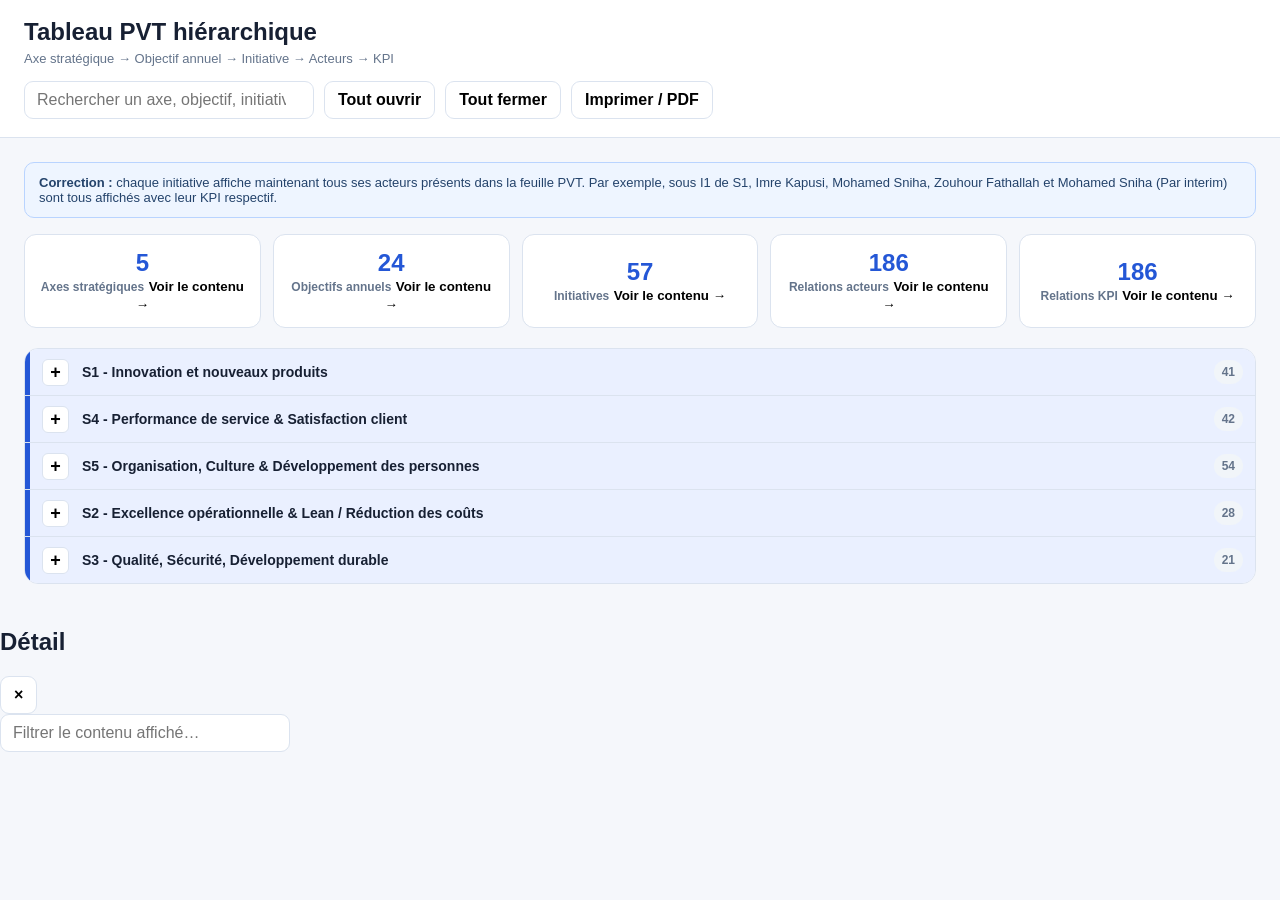
<file: preview_strategie_v2.html>
<!DOCTYPE html>
<html lang="fr">
<head>
<meta charset="UTF-8">
<meta name="viewport" content="width=device-width, initial-scale=1.0">
<title>Tableau PVT hiérarchique — Hoshin Kanri</title>
<style>
:root {
  --bg:#f5f7fb; --card:#fff; --text:#172033; --muted:#64748b; --line:#dbe3ef;
  --blue:#2457d6; --blue2:#eaf0ff; --green:#0f9f6e; --green2:#e8f8f1;
  --amber:#c47b00; --amber2:#fff5d8; --violet:#7c3aed; --violet2:#f1eafe;
}
*{box-sizing:border-box}
body{margin:0;font-family:Arial,Helvetica,sans-serif;background:var(--bg);color:var(--text)}
header{position:sticky;top:0;z-index:20;background:rgba(255,255,255,.96);border-bottom:1px solid var(--line);padding:18px 24px;backdrop-filter:blur(8px)}
h1{margin:0;font-size:24px}
.subtitle{margin-top:5px;color:var(--muted);font-size:13px}
.toolbar{display:flex;gap:10px;flex-wrap:wrap;margin-top:15px}
button,input{font:inherit}
button{border:1px solid var(--line);background:#fff;border-radius:9px;padding:9px 13px;cursor:pointer;font-weight:700}
button:hover{border-color:var(--blue);color:var(--blue)}
input{min-width:290px;border:1px solid var(--line);border-radius:9px;padding:9px 12px;background:#fff;color:var(--text)}
main{max-width:1450px;margin:0 auto;padding:24px}
.summary{display:grid;grid-template-columns:repeat(5,minmax(130px,1fr));gap:12px;margin-bottom:20px}
.stat{background:var(--card);border:1px solid var(--line);border-radius:12px;padding:14px}
.stat strong{display:block;font-size:24px;color:var(--blue)}
.stat span{font-size:12px;color:var(--muted)}
.tree{background:var(--card);border:1px solid var(--line);border-radius:14px;overflow:hidden}
.node{border-bottom:1px solid var(--line)}
.node:last-child{border-bottom:none}
.row{display:grid;grid-template-columns:40px minmax(0,1fr) 95px;align-items:center;min-height:46px;padding:5px 12px}
.row:hover{background:#f8fafc}
.toggle{width:27px;height:27px;padding:0;border-radius:6px;font-size:18px;line-height:1}
.label{font-size:14px;line-height:1.35}
.count{justify-self:end;font-size:12px;color:var(--muted);background:#f1f5f9;padding:5px 8px;border-radius:999px}
.children{display:none}
.node.open>.children{display:block}
.level-axis>.row{background:#eaf0ff;font-weight:800;border-left:5px solid var(--blue)}
.level-objective>.row{background:#f8fbff;font-weight:700;padding-left:36px}
.level-initiative>.row{background:#fffaf0;font-weight:700;padding-left:68px;border-left:4px solid #f59e0b}
.level-actor>.row{background:#fafafa;padding-left:100px;border-left:4px solid var(--violet)}
.level-kpi>.row{padding-left:132px;background:#fff}
.level-kpi .label{color:#075985}
.level-kpi .toggle{visibility:hidden}
.actor-badge{display:inline-block;margin-left:8px;padding:2px 7px;border-radius:999px;background:var(--violet2);color:var(--violet);font-size:11px;font-weight:700}
.kpi-badge{display:inline-block;margin-left:8px;padding:2px 7px;border-radius:999px;background:var(--green2);color:var(--green);font-size:11px;font-weight:700}
.hidden-search{display:none!important}
.note{margin:0 0 16px;padding:12px 14px;border:1px solid #b9d4ff;background:#eef5ff;border-radius:10px;font-size:13px;color:#24436b}
@media(max-width:800px){
  .summary{grid-template-columns:repeat(2,1fr)}
  input{min-width:100%;width:100%}
  .row{grid-template-columns:36px minmax(0,1fr) 70px}
  .level-objective>.row{padding-left:18px}
  .level-initiative>.row{padding-left:34px}
  .level-actor>.row{padding-left:50px}
  .level-kpi>.row{padding-left:66px}
}
@media print{
  header{position:static}
  .toolbar{display:none}
  .children{display:block!important}
  main{max-width:none;padding:0}
  .tree{border:none}
}
</style>
</head>
<body>
<header>
  <h1>Tableau PVT hiérarchique</h1>
  <div class="subtitle">Axe stratégique → Objectif annuel → Initiative → Acteurs → KPI</div>
  <div class="toolbar">
    <input id="search" type="search" placeholder="Rechercher un axe, objectif, initiative, acteur ou KPI…">
    <button onclick="openAll()">Tout ouvrir</button>
    <button onclick="closeAll()">Tout fermer</button>
    <button onclick="window.print()">Imprimer / PDF</button>
  </div>
</header>
<main>
  <p class="note"><strong>Correction :</strong> chaque initiative affiche maintenant tous ses acteurs présents dans la feuille PVT. Par exemple, sous I1 de S1, Imre Kapusi, Mohamed Sniha, Zouhour Fathallah et Mohamed Sniha (Par interim) sont tous affichés avec leur KPI respectif.</p>
  <section class="summary" id="summary"></section>
  <section class="tree" id="tree"></section>
</main>
<script>
const DATA = {"S1 - Innovation et nouveaux produits": {"count": 41, "objectives": {"A1 - Développer de nouveaux produits": {"count": 4, "initiatives": {"I1 - Lancer ≥ 5 nouveaux produits (SMART GO, DEMON, LEGGENDA, SUPER SPEED 5, DUPLO)": {"count": 4, "actors": {"Imre Kapusi": {"count": 1, "kpis": [{"label": "K3 - OEE, Productivité, Throughput", "count": 1}]}, "Mohamed Sniha": {"count": 1, "kpis": [{"label": "K1 - MCH (Maintenance Cost per Hour), BCR (Budget Compliance Rate), % du CA provenant des nouveaux produits (<24 mois)", "count": 1}]}, "Zouhour Fathallah": {"count": 1, "kpis": [{"label": "K5 - DHU, % audits clôturés à temps", "count": 1}]}, "Mohamed Sniha (Par interim)": {"count": 1, "kpis": [{"label": "K6 - OTIF, Lead Time, Service Level, Stabilité du planning", "count": 1}]}}}}}, "A2 - Construire une main-d'œuvre masculine stable formée à la couture": {"count": 15, "initiatives": {"I2 - Académie interne de couture (compétences de base)": {"count": 5, "actors": {"Imre Kapusi": {"count": 1, "kpis": [{"label": "K3 - OEE, Productivité, Throughput", "count": 1}]}, "Mohamed Sniha": {"count": 1, "kpis": [{"label": "K1 - MCH (Maintenance Cost per Hour), BCR (Budget Compliance Rate), % du CA provenant des nouveaux produits (<24 mois)", "count": 1}]}, "Sabrine Neffeti": {"count": 1, "kpis": [{"label": "K7 - ETCR, Temps moyen de formation (<3 mois)", "count": 1}]}, "Zouhour Fathallah": {"count": 1, "kpis": [{"label": "K5 - DHU, % audits clôturés à temps", "count": 1}]}, "Mohamed Sniha (Par interim)": {"count": 1, "kpis": [{"label": "K6 - OTIF, Lead Time, Service Level, Stabilité du planning", "count": 1}]}}}, "I3 - Réduction de la complexité des opérations de couture": {"count": 5, "actors": {"Imre Kapusi": {"count": 1, "kpis": [{"label": "K3 - OEE, Productivité, Throughput", "count": 1}]}, "Mohamed Sniha": {"count": 1, "kpis": [{"label": "K1 - MCH (Maintenance Cost per Hour), BCR (Budget Compliance Rate), % du CA provenant des nouveaux produits (<24 mois)", "count": 1}]}, "Sabrine Neffeti": {"count": 1, "kpis": [{"label": "K7 - ETCR, Temps moyen de formation (<3 mois)", "count": 1}]}, "Zouhour Fathallah": {"count": 1, "kpis": [{"label": "K5 - DHU, % audits clôturés à temps", "count": 1}]}, "Mohamed Sniha (Par interim)": {"count": 1, "kpis": [{"label": "K6 - OTIF, Lead Time, Service Level, Stabilité du planning", "count": 1}]}}}, "I4 - Équilibrage des lignes selon les compétences disponibles": {"count": 5, "actors": {"Imre Kapusi": {"count": 1, "kpis": [{"label": "K3 - OEE, Productivité, Throughput", "count": 1}]}, "Mohamed Sniha": {"count": 1, "kpis": [{"label": "K1 - MCH (Maintenance Cost per Hour), BCR (Budget Compliance Rate), % du CA provenant des nouveaux produits (<24 mois)", "count": 1}]}, "Sabrine Neffeti": {"count": 1, "kpis": [{"label": "K7 - ETCR, Temps moyen de formation (<3 mois)", "count": 1}]}, "Zouhour Fathallah": {"count": 1, "kpis": [{"label": "K5 - DHU, % audits clôturés à temps", "count": 1}]}, "Mohamed Sniha (Par interim)": {"count": 1, "kpis": [{"label": "K6 - OTIF, Lead Time, Service Level, Stabilité du planning", "count": 1}]}}}}}, "A3 - Réduire la dépendance aux couturières expertes (Skill Scarcity)": {"count": 15, "initiatives": {"I2 - Académie interne de couture (compétences de base)": {"count": 5, "actors": {"Imre Kapusi": {"count": 1, "kpis": [{"label": "K4 - % d'opérateurs polyvalents (>60 %), Skill Coverage", "count": 1}]}, "Mohamed Sniha": {"count": 1, "kpis": [{"label": "K1 - MCH (Maintenance Cost per Hour), BCR (Budget Compliance Rate), % du CA provenant des nouveaux produits (<24 mois)", "count": 1}]}, "Sabrine Neffeti": {"count": 1, "kpis": [{"label": "K8 - eNPS, UAR (Absentéisme), OTR (Turnover)", "count": 1}]}, "Zouhour Fathallah": {"count": 1, "kpis": [{"label": "K5 - DHU, % audits clôturés à temps", "count": 1}]}, "Mohamed Sniha (Par interim)": {"count": 1, "kpis": [{"label": "K6 - OTIF, Lead Time, Service Level, Stabilité du planning", "count": 1}]}}}, "I3 - Réduction de la complexité des opérations de couture": {"count": 5, "actors": {"Imre Kapusi": {"count": 1, "kpis": [{"label": "K3 - OEE, Productivité, Throughput", "count": 1}]}, "Mohamed Sniha": {"count": 1, "kpis": [{"label": "K1 - MCH (Maintenance Cost per Hour), BCR (Budget Compliance Rate), % du CA provenant des nouveaux produits (<24 mois)", "count": 1}]}, "Sabrine Neffeti": {"count": 1, "kpis": [{"label": "K8 - eNPS, UAR (Absentéisme), OTR (Turnover)", "count": 1}]}, "Zouhour Fathallah": {"count": 1, "kpis": [{"label": "K5 - DHU, % audits clôturés à temps", "count": 1}]}, "Mohamed Sniha (Par interim)": {"count": 1, "kpis": [{"label": "K6 - OTIF, Lead Time, Service Level, Stabilité du planning", "count": 1}]}}}, "I4 - Équilibrage des lignes selon les compétences disponibles": {"count": 5, "actors": {"Imre Kapusi": {"count": 1, "kpis": [{"label": "K3 - OEE, Productivité, Throughput", "count": 1}]}, "Mohamed Sniha": {"count": 1, "kpis": [{"label": "K1 - MCH (Maintenance Cost per Hour), BCR (Budget Compliance Rate), % du CA provenant des nouveaux produits (<24 mois)", "count": 1}]}, "Sabrine Neffeti": {"count": 1, "kpis": [{"label": "K8 - eNPS, UAR (Absentéisme), OTR (Turnover)", "count": 1}]}, "Zouhour Fathallah": {"count": 1, "kpis": [{"label": "K5 - DHU, % audits clôturés à temps", "count": 1}]}, "Mohamed Sniha (Par interim)": {"count": 1, "kpis": [{"label": "K6 - OTIF, Lead Time, Service Level, Stabilité du planning", "count": 1}]}}}}}, "A6 - Étendre le Lean Thinking à tous les départements": {"count": 7, "initiatives": {"I5 - Programme Lean Manufacturing & Kaizen": {"count": 4, "actors": {"Imre Kapusi": {"count": 1, "kpis": [{"label": "K3 - OEE, Productivité, Throughput", "count": 1}]}, "Mohamed Sniha": {"count": 1, "kpis": [{"label": "K1 - MCH (Maintenance Cost per Hour), BCR (Budget Compliance Rate), % du CA provenant des nouveaux produits (<24 mois)", "count": 1}]}, "Zouhour Fathallah": {"count": 1, "kpis": [{"label": "K5 - DHU, % audits clôturés à temps", "count": 1}]}, "Mohamed Sniha (Par interim)": {"count": 1, "kpis": [{"label": "K6 - OTIF, Lead Time, Service Level, Stabilité du planning", "count": 1}]}}}, "I12 - Réduction des coûts fixes (Overhead Optimization)": {"count": 2, "actors": {"Mohamed Sniha": {"count": 1, "kpis": [{"label": "K1 - MCH (Maintenance Cost per Hour), BCR (Budget Compliance Rate), % du CA provenant des nouveaux produits (<24 mois)", "count": 1}]}, "Zouhour Fathallah": {"count": 1, "kpis": [{"label": "K2 - EC, IE, CO₂, WC", "count": 1}]}}}, "I10 - Energy Kaizen / Green Manufacturing": {"count": 1, "actors": {"Zouhour Fathallah": {"count": 1, "kpis": [{"label": "K2 - EC, IE, CO₂, WC", "count": 1}]}}}}}}}, "S4 - Performance de service & Satisfaction client": {"count": 42, "objectives": {"A2 - Construire une main-d'œuvre masculine stable formée à la couture": {"count": 15, "initiatives": {"I2 - Académie interne de couture (compétences de base)": {"count": 5, "actors": {"Imre Kapusi": {"count": 1, "kpis": [{"label": "K4 - % d'opérateurs polyvalents (>60 %), Skill Coverage", "count": 1}]}, "Mohamed Sniha": {"count": 1, "kpis": [{"label": "K1 - MCH (Maintenance Cost per Hour), BCR (Budget Compliance Rate), % du CA provenant des nouveaux produits (<24 mois)", "count": 1}]}, "Sabrine Neffeti": {"count": 1, "kpis": [{"label": "K7 - ETCR, Temps moyen de formation (<3 mois)", "count": 1}]}, "Zouhour Fathallah": {"count": 1, "kpis": [{"label": "K5 - DHU, % audits clôturés à temps", "count": 1}]}, "Mohamed Sniha (Par interim)": {"count": 1, "kpis": [{"label": "K6 - OTIF, Lead Time, Service Level, Stabilité du planning", "count": 1}]}}}, "I3 - Réduction de la complexité des opérations de couture": {"count": 5, "actors": {"Imre Kapusi": {"count": 1, "kpis": [{"label": "K3 - OEE, Productivité, Throughput", "count": 1}]}, "Mohamed Sniha": {"count": 1, "kpis": [{"label": "K1 - MCH (Maintenance Cost per Hour), BCR (Budget Compliance Rate), % du CA provenant des nouveaux produits (<24 mois)", "count": 1}]}, "Sabrine Neffeti": {"count": 1, "kpis": [{"label": "K7 - ETCR, Temps moyen de formation (<3 mois)", "count": 1}]}, "Zouhour Fathallah": {"count": 1, "kpis": [{"label": "K5 - DHU, % audits clôturés à temps", "count": 1}]}, "Mohamed Sniha (Par interim)": {"count": 1, "kpis": [{"label": "K6 - OTIF, Lead Time, Service Level, Stabilité du planning", "count": 1}]}}}, "I4 - Équilibrage des lignes selon les compétences disponibles": {"count": 5, "actors": {"Imre Kapusi": {"count": 1, "kpis": [{"label": "K3 - OEE, Productivité, Throughput", "count": 1}]}, "Mohamed Sniha": {"count": 1, "kpis": [{"label": "K1 - MCH (Maintenance Cost per Hour), BCR (Budget Compliance Rate), % du CA provenant des nouveaux produits (<24 mois)", "count": 1}]}, "Sabrine Neffeti": {"count": 1, "kpis": [{"label": "K7 - ETCR, Temps moyen de formation (<3 mois)", "count": 1}]}, "Zouhour Fathallah": {"count": 1, "kpis": [{"label": "K5 - DHU, % audits clôturés à temps", "count": 1}]}, "Mohamed Sniha (Par interim)": {"count": 1, "kpis": [{"label": "K6 - OTIF, Lead Time, Service Level, Stabilité du planning", "count": 1}]}}}}}, "A3 - Réduire la dépendance aux couturières expertes (Skill Scarcity)": {"count": 15, "initiatives": {"I2 - Académie interne de couture (compétences de base)": {"count": 5, "actors": {"Imre Kapusi": {"count": 1, "kpis": [{"label": "K4 - % d'opérateurs polyvalents (>60 %), Skill Coverage", "count": 1}]}, "Mohamed Sniha": {"count": 1, "kpis": [{"label": "K1 - MCH (Maintenance Cost per Hour), BCR (Budget Compliance Rate), % du CA provenant des nouveaux produits (<24 mois)", "count": 1}]}, "Sabrine Neffeti": {"count": 1, "kpis": [{"label": "K8 - eNPS, UAR (Absentéisme), OTR (Turnover)", "count": 1}]}, "Zouhour Fathallah": {"count": 1, "kpis": [{"label": "K5 - DHU, % audits clôturés à temps", "count": 1}]}, "Mohamed Sniha (Par interim)": {"count": 1, "kpis": [{"label": "K6 - OTIF, Lead Time, Service Level, Stabilité du planning", "count": 1}]}}}, "I3 - Réduction de la complexité des opérations de couture": {"count": 5, "actors": {"Imre Kapusi": {"count": 1, "kpis": [{"label": "K4 - % d'opérateurs polyvalents (>60 %), Skill Coverage", "count": 1}]}, "Mohamed Sniha": {"count": 1, "kpis": [{"label": "K1 - MCH (Maintenance Cost per Hour), BCR (Budget Compliance Rate), % du CA provenant des nouveaux produits (<24 mois)", "count": 1}]}, "Sabrine Neffeti": {"count": 1, "kpis": [{"label": "K8 - eNPS, UAR (Absentéisme), OTR (Turnover)", "count": 1}]}, "Zouhour Fathallah": {"count": 1, "kpis": [{"label": "K5 - DHU, % audits clôturés à temps", "count": 1}]}, "Mohamed Sniha (Par interim)": {"count": 1, "kpis": [{"label": "K6 - OTIF, Lead Time, Service Level, Stabilité du planning", "count": 1}]}}}, "I4 - Équilibrage des lignes selon les compétences disponibles": {"count": 5, "actors": {"Imre Kapusi": {"count": 1, "kpis": [{"label": "K4 - % d'opérateurs polyvalents (>60 %), Skill Coverage", "count": 1}]}, "Mohamed Sniha": {"count": 1, "kpis": [{"label": "K1 - MCH (Maintenance Cost per Hour), BCR (Budget Compliance Rate), % du CA provenant des nouveaux produits (<24 mois)", "count": 1}]}, "Sabrine Neffeti": {"count": 1, "kpis": [{"label": "K8 - eNPS, UAR (Absentéisme), OTR (Turnover)", "count": 1}]}, "Zouhour Fathallah": {"count": 1, "kpis": [{"label": "K5 - DHU, % audits clôturés à temps", "count": 1}]}, "Mohamed Sniha (Par interim)": {"count": 1, "kpis": [{"label": "K6 - OTIF, Lead Time, Service Level, Stabilité du planning", "count": 1}]}}}}}, "A6 - Étendre le Lean Thinking à tous les départements": {"count": 7, "initiatives": {"I5 - Programme Lean Manufacturing & Kaizen": {"count": 4, "actors": {"Imre Kapusi": {"count": 1, "kpis": [{"label": "K3 - OEE, Productivité, Throughput", "count": 1}]}, "Mohamed Sniha": {"count": 1, "kpis": [{"label": "K1 - MCH (Maintenance Cost per Hour), BCR (Budget Compliance Rate), % du CA provenant des nouveaux produits (<24 mois)", "count": 1}]}, "Zouhour Fathallah": {"count": 1, "kpis": [{"label": "K5 - DHU, % audits clôturés à temps", "count": 1}]}, "Mohamed Sniha (Par interim)": {"count": 1, "kpis": [{"label": "K6 - OTIF, Lead Time, Service Level, Stabilité du planning", "count": 1}]}}}, "I12 - Réduction des coûts fixes (Overhead Optimization)": {"count": 2, "actors": {"Mohamed Sniha": {"count": 1, "kpis": [{"label": "K1 - MCH (Maintenance Cost per Hour), BCR (Budget Compliance Rate), % du CA provenant des nouveaux produits (<24 mois)", "count": 1}]}, "Zouhour Fathallah": {"count": 1, "kpis": [{"label": "K2 - EC, IE, CO₂, WC", "count": 1}]}}}, "I10 - Energy Kaizen / Green Manufacturing": {"count": 1, "actors": {"Zouhour Fathallah": {"count": 1, "kpis": [{"label": "K2 - EC, IE, CO₂, WC", "count": 1}]}}}}}, "A7 - Atteindre un taux de livraison à temps (OTIF > 98 %) et améliorer le niveau de service": {"count": 5, "initiatives": {"I5 - Programme Lean Manufacturing & Kaizen": {"count": 4, "actors": {"Imre Kapusi": {"count": 1, "kpis": [{"label": "K3 - OEE, Productivité, Throughput", "count": 1}]}, "Mohamed Sniha": {"count": 1, "kpis": [{"label": "K1 - MCH (Maintenance Cost per Hour), BCR (Budget Compliance Rate), % du CA provenant des nouveaux produits (<24 mois)", "count": 1}]}, "Zouhour Fathallah": {"count": 1, "kpis": [{"label": "K5 - DHU, % audits clôturés à temps", "count": 1}]}, "Mohamed Sniha (Par interim)": {"count": 1, "kpis": [{"label": "K6 - OTIF, Lead Time, Service Level, Stabilité du planning", "count": 1}]}}}, "I9 - Optimisation de la planification, des flux et de la logistique": {"count": 1, "actors": {"Mohamed Sniha (Par interim)": {"count": 1, "kpis": [{"label": "K6 - OTIF, Lead Time, Service Level, Stabilité du planning", "count": 1}]}}}}}}}, "S5 - Organisation, Culture & Développement des personnes": {"count": 54, "objectives": {"A2 - Construire une main-d'œuvre masculine stable formée à la couture": {"count": 15, "initiatives": {"I2 - Académie interne de couture (compétences de base)": {"count": 5, "actors": {"Imre Kapusi": {"count": 1, "kpis": [{"label": "K4 - % d'opérateurs polyvalents (>60 %), Skill Coverage", "count": 1}]}, "Mohamed Sniha": {"count": 1, "kpis": [{"label": "K1 - MCH (Maintenance Cost per Hour), BCR (Budget Compliance Rate), % du CA provenant des nouveaux produits (<24 mois)", "count": 1}]}, "Sabrine Neffeti": {"count": 1, "kpis": [{"label": "K7 - ETCR, Temps moyen de formation (<3 mois)", "count": 1}]}, "Zouhour Fathallah": {"count": 1, "kpis": [{"label": "K5 - DHU, % audits clôturés à temps", "count": 1}]}, "Mohamed Sniha (Par interim)": {"count": 1, "kpis": [{"label": "K6 - OTIF, Lead Time, Service Level, Stabilité du planning", "count": 1}]}}}, "I3 - Réduction de la complexité des opérations de couture": {"count": 5, "actors": {"Imre Kapusi": {"count": 1, "kpis": [{"label": "K3 - OEE, Productivité, Throughput", "count": 1}]}, "Mohamed Sniha": {"count": 1, "kpis": [{"label": "K1 - MCH (Maintenance Cost per Hour), BCR (Budget Compliance Rate), % du CA provenant des nouveaux produits (<24 mois)", "count": 1}]}, "Sabrine Neffeti": {"count": 1, "kpis": [{"label": "K7 - ETCR, Temps moyen de formation (<3 mois)", "count": 1}]}, "Zouhour Fathallah": {"count": 1, "kpis": [{"label": "K5 - DHU, % audits clôturés à temps", "count": 1}]}, "Mohamed Sniha (Par interim)": {"count": 1, "kpis": [{"label": "K6 - OTIF, Lead Time, Service Level, Stabilité du planning", "count": 1}]}}}, "I4 - Équilibrage des lignes selon les compétences disponibles": {"count": 5, "actors": {"Imre Kapusi": {"count": 1, "kpis": [{"label": "K3 - OEE, Productivité, Throughput", "count": 1}]}, "Mohamed Sniha": {"count": 1, "kpis": [{"label": "K1 - MCH (Maintenance Cost per Hour), BCR (Budget Compliance Rate), % du CA provenant des nouveaux produits (<24 mois)", "count": 1}]}, "Sabrine Neffeti": {"count": 1, "kpis": [{"label": "K7 - ETCR, Temps moyen de formation (<3 mois)", "count": 1}]}, "Zouhour Fathallah": {"count": 1, "kpis": [{"label": "K5 - DHU, % audits clôturés à temps", "count": 1}]}, "Mohamed Sniha (Par interim)": {"count": 1, "kpis": [{"label": "K6 - OTIF, Lead Time, Service Level, Stabilité du planning", "count": 1}]}}}}}, "A3 - Réduire la dépendance aux couturières expertes (Skill Scarcity)": {"count": 15, "initiatives": {"I2 - Académie interne de couture (compétences de base)": {"count": 5, "actors": {"Imre Kapusi": {"count": 1, "kpis": [{"label": "K4 - % d'opérateurs polyvalents (>60 %), Skill Coverage", "count": 1}]}, "Mohamed Sniha": {"count": 1, "kpis": [{"label": "K1 - MCH (Maintenance Cost per Hour), BCR (Budget Compliance Rate), % du CA provenant des nouveaux produits (<24 mois)", "count": 1}]}, "Sabrine Neffeti": {"count": 1, "kpis": [{"label": "K8 - eNPS, UAR (Absentéisme), OTR (Turnover)", "count": 1}]}, "Zouhour Fathallah": {"count": 1, "kpis": [{"label": "K5 - DHU, % audits clôturés à temps", "count": 1}]}, "Mohamed Sniha (Par interim)": {"count": 1, "kpis": [{"label": "K6 - OTIF, Lead Time, Service Level, Stabilité du planning", "count": 1}]}}}, "I3 - Réduction de la complexité des opérations de couture": {"count": 5, "actors": {"Imre Kapusi": {"count": 1, "kpis": [{"label": "K4 - % d'opérateurs polyvalents (>60 %), Skill Coverage", "count": 1}]}, "Mohamed Sniha": {"count": 1, "kpis": [{"label": "K1 - MCH (Maintenance Cost per Hour), BCR (Budget Compliance Rate), % du CA provenant des nouveaux produits (<24 mois)", "count": 1}]}, "Sabrine Neffeti": {"count": 1, "kpis": [{"label": "K8 - eNPS, UAR (Absentéisme), OTR (Turnover)", "count": 1}]}, "Zouhour Fathallah": {"count": 1, "kpis": [{"label": "K5 - DHU, % audits clôturés à temps", "count": 1}]}, "Mohamed Sniha (Par interim)": {"count": 1, "kpis": [{"label": "K6 - OTIF, Lead Time, Service Level, Stabilité du planning", "count": 1}]}}}, "I4 - Équilibrage des lignes selon les compétences disponibles": {"count": 5, "actors": {"Imre Kapusi": {"count": 1, "kpis": [{"label": "K4 - % d'opérateurs polyvalents (>60 %), Skill Coverage", "count": 1}]}, "Mohamed Sniha": {"count": 1, "kpis": [{"label": "K1 - MCH (Maintenance Cost per Hour), BCR (Budget Compliance Rate), % du CA provenant des nouveaux produits (<24 mois)", "count": 1}]}, "Sabrine Neffeti": {"count": 1, "kpis": [{"label": "K8 - eNPS, UAR (Absentéisme), OTR (Turnover)", "count": 1}]}, "Zouhour Fathallah": {"count": 1, "kpis": [{"label": "K5 - DHU, % audits clôturés à temps", "count": 1}]}, "Mohamed Sniha (Par interim)": {"count": 1, "kpis": [{"label": "K6 - OTIF, Lead Time, Service Level, Stabilité du planning", "count": 1}]}}}}}, "A6 - Étendre le Lean Thinking à tous les départements": {"count": 7, "initiatives": {"I5 - Programme Lean Manufacturing & Kaizen": {"count": 4, "actors": {"Imre Kapusi": {"count": 1, "kpis": [{"label": "K3 - OEE, Productivité, Throughput", "count": 1}]}, "Mohamed Sniha": {"count": 1, "kpis": [{"label": "K1 - MCH (Maintenance Cost per Hour), BCR (Budget Compliance Rate), % du CA provenant des nouveaux produits (<24 mois)", "count": 1}]}, "Zouhour Fathallah": {"count": 1, "kpis": [{"label": "K5 - DHU, % audits clôturés à temps", "count": 1}]}, "Mohamed Sniha (Par interim)": {"count": 1, "kpis": [{"label": "K6 - OTIF, Lead Time, Service Level, Stabilité du planning", "count": 1}]}}}, "I12 - Réduction des coûts fixes (Overhead Optimization)": {"count": 2, "actors": {"Mohamed Sniha": {"count": 1, "kpis": [{"label": "K1 - MCH (Maintenance Cost per Hour), BCR (Budget Compliance Rate), % du CA provenant des nouveaux produits (<24 mois)", "count": 1}]}, "Zouhour Fathallah": {"count": 1, "kpis": [{"label": "K2 - EC, IE, CO₂, WC", "count": 1}]}}}, "I10 - Energy Kaizen / Green Manufacturing": {"count": 1, "actors": {"Zouhour Fathallah": {"count": 1, "kpis": [{"label": "K2 - EC, IE, CO₂, WC", "count": 1}]}}}}}, "A9 - Intégrer les audits dans les plans d'amélioration": {"count": 4, "initiatives": {"I6 - Système intégré d'audits": {"count": 3, "actors": {"Imre Kapusi": {"count": 1, "kpis": [{"label": "K3 - OEE, Productivité, Throughput", "count": 1}]}, "Mohamed Sniha": {"count": 1, "kpis": [{"label": "K1 - MCH (Maintenance Cost per Hour), BCR (Budget Compliance Rate), % du CA provenant des nouveaux produits (<24 mois)", "count": 1}]}, "Zouhour Fathallah": {"count": 1, "kpis": [{"label": "K5 - DHU, % audits clôturés à temps", "count": 1}]}}}, "I10 - Energy Kaizen / Green Manufacturing": {"count": 1, "actors": {"Zouhour Fathallah": {"count": 1, "kpis": [{"label": "K2 - EC, IE, CO₂, WC", "count": 1}]}}}}}, "A8 - Finaliser la structure organisationnelle et clarifier les rôles": {"count": 4, "initiatives": {"I7 - Plan structuré de formation et de développement des compétences": {"count": 4, "actors": {"Imre Kapusi": {"count": 1, "kpis": [{"label": "K3 - OEE, Productivité, Throughput", "count": 1}]}, "Sabrine Neffeti": {"count": 1, "kpis": [{"label": "K7 - ETCR, Temps moyen de formation (<3 mois)", "count": 1}]}, "Zouhour Fathallah": {"count": 1, "kpis": [{"label": "K5 - DHU, % audits clôturés à temps", "count": 1}]}, "Mohamed Sniha (Par interim)": {"count": 1, "kpis": [{"label": "K6 - OTIF, Lead Time, Service Level, Stabilité du planning", "count": 1}]}}}}}, "A10 - Mettre en œuvre un plan structuré de formation et de développement des compétences": {"count": 4, "initiatives": {"I7 - Plan structuré de formation et de développement des compétences": {"count": 4, "actors": {"Imre Kapusi": {"count": 1, "kpis": [{"label": "K3 - OEE, Productivité, Throughput", "count": 1}]}, "Sabrine Neffeti": {"count": 1, "kpis": [{"label": "K8 - eNPS, UAR (Absentéisme), OTR (Turnover)", "count": 1}]}, "Zouhour Fathallah": {"count": 1, "kpis": [{"label": "K9 - FR, SR, NALT, LD", "count": 1}]}, "Mohamed Sniha (Par interim)": {"count": 1, "kpis": [{"label": "K6 - OTIF, Lead Time, Service Level, Stabilité du planning", "count": 1}]}}}}}, "A11 - Améliorer la sécurité, le bien-être et l'engagement des collaborateurs": {"count": 5, "initiatives": {"I8 - Programme Sécurité, Bien-être et Engagement": {"count": 4, "actors": {"Imre Kapusi": {"count": 1, "kpis": [{"label": "K3 - OEE, Productivité, Throughput", "count": 1}]}, "Sabrine Neffeti": {"count": 1, "kpis": [{"label": "K8 - eNPS, UAR (Absentéisme), OTR (Turnover)", "count": 1}]}, "Zouhour Fathallah": {"count": 1, "kpis": [{"label": "K9 - FR, SR, NALT, LD", "count": 1}]}, "Mohamed Sniha (Par interim)": {"count": 1, "kpis": [{"label": "K6 - OTIF, Lead Time, Service Level, Stabilité du planning", "count": 1}]}}}, "I10 - Energy Kaizen / Green Manufacturing": {"count": 1, "actors": {"Zouhour Fathallah": {"count": 1, "kpis": [{"label": "K2 - EC, IE, CO₂, WC", "count": 1}]}}}}}}}, "S2 - Excellence opérationnelle & Lean / Réduction des coûts": {"count": 28, "objectives": {"A4 - Réduire les coûts opérationnels et de maintenance de 10 à 15 %": {"count": 7, "initiatives": {"I5 - Programme Lean Manufacturing & Kaizen": {"count": 4, "actors": {"Imre Kapusi": {"count": 1, "kpis": [{"label": "K3 - OEE, Productivité, Throughput", "count": 1}]}, "Mohamed Sniha": {"count": 1, "kpis": [{"label": "K1 - MCH (Maintenance Cost per Hour), BCR (Budget Compliance Rate), % du CA provenant des nouveaux produits (<24 mois)", "count": 1}]}, "Zouhour Fathallah": {"count": 1, "kpis": [{"label": "K5 - DHU, % audits clôturés à temps", "count": 1}]}, "Mohamed Sniha (Par interim)": {"count": 1, "kpis": [{"label": "K6 - OTIF, Lead Time, Service Level, Stabilité du planning", "count": 1}]}}}, "I12 - Réduction des coûts fixes (Overhead Optimization)": {"count": 2, "actors": {"Mohamed Sniha": {"count": 1, "kpis": [{"label": "K1 - MCH (Maintenance Cost per Hour), BCR (Budget Compliance Rate), % du CA provenant des nouveaux produits (<24 mois)", "count": 1}]}, "Zouhour Fathallah": {"count": 1, "kpis": [{"label": "K2 - EC, IE, CO₂, WC", "count": 1}]}}}, "I10 - Energy Kaizen / Green Manufacturing": {"count": 1, "actors": {"Zouhour Fathallah": {"count": 1, "kpis": [{"label": "K2 - EC, IE, CO₂, WC", "count": 1}]}}}}}, "A6 - Étendre le Lean Thinking à tous les départements": {"count": 7, "initiatives": {"I5 - Programme Lean Manufacturing & Kaizen": {"count": 4, "actors": {"Imre Kapusi": {"count": 1, "kpis": [{"label": "K3 - OEE, Productivité, Throughput", "count": 1}]}, "Mohamed Sniha": {"count": 1, "kpis": [{"label": "K1 - MCH (Maintenance Cost per Hour), BCR (Budget Compliance Rate), % du CA provenant des nouveaux produits (<24 mois)", "count": 1}]}, "Zouhour Fathallah": {"count": 1, "kpis": [{"label": "K5 - DHU, % audits clôturés à temps", "count": 1}]}, "Mohamed Sniha (Par interim)": {"count": 1, "kpis": [{"label": "K6 - OTIF, Lead Time, Service Level, Stabilité du planning", "count": 1}]}}}, "I12 - Réduction des coûts fixes (Overhead Optimization)": {"count": 2, "actors": {"Mohamed Sniha": {"count": 1, "kpis": [{"label": "K1 - MCH (Maintenance Cost per Hour), BCR (Budget Compliance Rate), % du CA provenant des nouveaux produits (<24 mois)", "count": 1}]}, "Zouhour Fathallah": {"count": 1, "kpis": [{"label": "K2 - EC, IE, CO₂, WC", "count": 1}]}}}, "I10 - Energy Kaizen / Green Manufacturing": {"count": 1, "actors": {"Zouhour Fathallah": {"count": 1, "kpis": [{"label": "K2 - EC, IE, CO₂, WC", "count": 1}]}}}}}, "A7 - Atteindre un taux de livraison à temps (OTIF > 98 %) et améliorer le niveau de service": {"count": 5, "initiatives": {"I5 - Programme Lean Manufacturing & Kaizen": {"count": 4, "actors": {"Imre Kapusi": {"count": 1, "kpis": [{"label": "K3 - OEE, Productivité, Throughput", "count": 1}]}, "Mohamed Sniha": {"count": 1, "kpis": [{"label": "K1 - MCH (Maintenance Cost per Hour), BCR (Budget Compliance Rate), % du CA provenant des nouveaux produits (<24 mois)", "count": 1}]}, "Zouhour Fathallah": {"count": 1, "kpis": [{"label": "K5 - DHU, % audits clôturés à temps", "count": 1}]}, "Mohamed Sniha (Par interim)": {"count": 1, "kpis": [{"label": "K6 - OTIF, Lead Time, Service Level, Stabilité du planning", "count": 1}]}}}, "I9 - Optimisation de la planification, des flux et de la logistique": {"count": 1, "actors": {"Mohamed Sniha (Par interim)": {"count": 1, "kpis": [{"label": "K6 - OTIF, Lead Time, Service Level, Stabilité du planning", "count": 1}]}}}}}, "A9 - Intégrer les audits dans les plans d'amélioration": {"count": 4, "initiatives": {"I6 - Système intégré d'audits": {"count": 3, "actors": {"Imre Kapusi": {"count": 1, "kpis": [{"label": "K3 - OEE, Productivité, Throughput", "count": 1}]}, "Mohamed Sniha": {"count": 1, "kpis": [{"label": "K1 - MCH (Maintenance Cost per Hour), BCR (Budget Compliance Rate), % du CA provenant des nouveaux produits (<24 mois)", "count": 1}]}, "Zouhour Fathallah": {"count": 1, "kpis": [{"label": "K5 - DHU, % audits clôturés à temps", "count": 1}]}}}, "I10 - Energy Kaizen / Green Manufacturing": {"count": 1, "actors": {"Zouhour Fathallah": {"count": 1, "kpis": [{"label": "K2 - EC, IE, CO₂, WC", "count": 1}]}}}}}, "A5 - Réduire les coûts des bâtiments et des utilités de 5 à 10 %": {"count": 5, "initiatives": {"I11 - Rationalisation des espaces et réduction des bâtiments": {"count": 3, "actors": {"Mohamed Sniha": {"count": 1, "kpis": [{"label": "K1 - MCH (Maintenance Cost per Hour), BCR (Budget Compliance Rate), % du CA provenant des nouveaux produits (<24 mois)", "count": 1}]}, "Zouhour Fathallah": {"count": 1, "kpis": [{"label": "K2 - EC, IE, CO₂, WC", "count": 1}]}, "Mohamed Sniha (Par interim)": {"count": 1, "kpis": [{"label": "K6 - OTIF, Lead Time, Service Level, Stabilité du planning", "count": 1}]}}}, "I12 - Réduction des coûts fixes (Overhead Optimization)": {"count": 2, "actors": {"Mohamed Sniha": {"count": 1, "kpis": [{"label": "K1 - MCH (Maintenance Cost per Hour), BCR (Budget Compliance Rate), % du CA provenant des nouveaux produits (<24 mois)", "count": 1}]}, "Zouhour Fathallah": {"count": 1, "kpis": [{"label": "K2 - EC, IE, CO₂, WC", "count": 1}]}}}}}}}, "S3 - Qualité, Sécurité, Développement durable": {"count": 21, "objectives": {"A4 - Réduire les coûts opérationnels et de maintenance de 10 à 15 %": {"count": 7, "initiatives": {"I5 - Programme Lean Manufacturing & Kaizen": {"count": 4, "actors": {"Imre Kapusi": {"count": 1, "kpis": [{"label": "K3 - OEE, Productivité, Throughput", "count": 1}]}, "Mohamed Sniha": {"count": 1, "kpis": [{"label": "K1 - MCH (Maintenance Cost per Hour), BCR (Budget Compliance Rate), % du CA provenant des nouveaux produits (<24 mois)", "count": 1}]}, "Zouhour Fathallah": {"count": 1, "kpis": [{"label": "K5 - DHU, % audits clôturés à temps", "count": 1}]}, "Mohamed Sniha (Par interim)": {"count": 1, "kpis": [{"label": "K6 - OTIF, Lead Time, Service Level, Stabilité du planning", "count": 1}]}}}, "I12 - Réduction des coûts fixes (Overhead Optimization)": {"count": 2, "actors": {"Mohamed Sniha": {"count": 1, "kpis": [{"label": "K1 - MCH (Maintenance Cost per Hour), BCR (Budget Compliance Rate), % du CA provenant des nouveaux produits (<24 mois)", "count": 1}]}, "Zouhour Fathallah": {"count": 1, "kpis": [{"label": "K2 - EC, IE, CO₂, WC", "count": 1}]}}}, "I10 - Energy Kaizen / Green Manufacturing": {"count": 1, "actors": {"Zouhour Fathallah": {"count": 1, "kpis": [{"label": "K2 - EC, IE, CO₂, WC", "count": 1}]}}}}}, "A9 - Intégrer les audits dans les plans d'amélioration": {"count": 4, "initiatives": {"I6 - Système intégré d'audits": {"count": 3, "actors": {"Imre Kapusi": {"count": 1, "kpis": [{"label": "K3 - OEE, Productivité, Throughput", "count": 1}]}, "Mohamed Sniha": {"count": 1, "kpis": [{"label": "K1 - MCH (Maintenance Cost per Hour), BCR (Budget Compliance Rate), % du CA provenant des nouveaux produits (<24 mois)", "count": 1}]}, "Zouhour Fathallah": {"count": 1, "kpis": [{"label": "K5 - DHU, % audits clôturés à temps", "count": 1}]}}}, "I10 - Energy Kaizen / Green Manufacturing": {"count": 1, "actors": {"Zouhour Fathallah": {"count": 1, "kpis": [{"label": "K2 - EC, IE, CO₂, WC", "count": 1}]}}}}}, "A11 - Améliorer la sécurité, le bien-être et l'engagement des collaborateurs": {"count": 5, "initiatives": {"I8 - Programme Sécurité, Bien-être et Engagement": {"count": 4, "actors": {"Imre Kapusi": {"count": 1, "kpis": [{"label": "K3 - OEE, Productivité, Throughput", "count": 1}]}, "Sabrine Neffeti": {"count": 1, "kpis": [{"label": "K8 - eNPS, UAR (Absentéisme), OTR (Turnover)", "count": 1}]}, "Zouhour Fathallah": {"count": 1, "kpis": [{"label": "K5 - DHU, % audits clôturés à temps", "count": 1}]}, "Mohamed Sniha (Par interim)": {"count": 1, "kpis": [{"label": "K6 - OTIF, Lead Time, Service Level, Stabilité du planning", "count": 1}]}}}, "I10 - Energy Kaizen / Green Manufacturing": {"count": 1, "actors": {"Zouhour Fathallah": {"count": 1, "kpis": [{"label": "K2 - EC, IE, CO₂, WC", "count": 1}]}}}}}, "A5 - Réduire les coûts des bâtiments et des utilités de 5 à 10 %": {"count": 5, "initiatives": {"I11 - Rationalisation des espaces et réduction des bâtiments": {"count": 3, "actors": {"Mohamed Sniha": {"count": 1, "kpis": [{"label": "K1 - MCH (Maintenance Cost per Hour), BCR (Budget Compliance Rate), % du CA provenant des nouveaux produits (<24 mois)", "count": 1}]}, "Zouhour Fathallah": {"count": 1, "kpis": [{"label": "K2 - EC, IE, CO₂, WC", "count": 1}]}, "Mohamed Sniha (Par interim)": {"count": 1, "kpis": [{"label": "K6 - OTIF, Lead Time, Service Level, Stabilité du planning", "count": 1}]}}}, "I12 - Réduction des coûts fixes (Overhead Optimization)": {"count": 2, "actors": {"Mohamed Sniha": {"count": 1, "kpis": [{"label": "K1 - MCH (Maintenance Cost per Hour), BCR (Budget Compliance Rate), % du CA provenant des nouveaux produits (<24 mois)", "count": 1}]}, "Zouhour Fathallah": {"count": 1, "kpis": [{"label": "K2 - EC, IE, CO₂, WC", "count": 1}]}}}}}}}};

function collectStats() {
  const axes = [];
  const objectives = [];
  const initiatives = [];
  const actorRelations = [];
  const kpiRelations = [];

  Object.entries(DATA).forEach(([axisLabel, axis]) => {
    axes.push({ label: axisLabel, count: axis.count });

    Object.entries(axis.objectives).forEach(([objectiveLabel, objective]) => {
      objectives.push({
        label: objectiveLabel,
        axis: axisLabel,
        count: objective.count
      });

      Object.entries(objective.initiatives).forEach(([initiativeLabel, initiative]) => {
        initiatives.push({
          label: initiativeLabel,
          axis: axisLabel,
          objective: objectiveLabel,
          count: initiative.count
        });

        Object.entries(initiative.actors).forEach(([actorLabel, actor]) => {
          actorRelations.push({
            actor: actorLabel,
            axis: axisLabel,
            objective: objectiveLabel,
            initiative: initiativeLabel,
            count: actor.count
          });

          actor.kpis.forEach(kpi => {
            kpiRelations.push({
              kpi: kpi.label,
              actor: actorLabel,
              axis: axisLabel,
              objective: objectiveLabel,
              initiative: initiativeLabel,
              count: kpi.count
            });
          });
        });
      });
    });
  });

  return { axes, objectives, initiatives, actorRelations, kpiRelations };
}

function totals() {
  const s = collectStats();
  return {
    axes: s.axes.length,
    objectives: s.objectives.length,
    initiatives: s.initiatives.length,
    actors: s.actorRelations.length,
    kpis: s.kpiRelations.length
  };
}

function node(level,label,count,childrenHtml='') {
  const hasChildren = !!childrenHtml;
  return `<div class="node level-${level}" data-text="${escapeAttr(label.toLowerCase())}">
    <div class="row">
      <button class="toggle" ${hasChildren ? '' : 'disabled'} onclick="toggleNode(this)">${hasChildren ? '+' : ''}</button>
      <div class="label">${escapeHtml(label)}${level==='actor' ? '<span class="actor-badge">Acteur</span>' : ''}${level==='kpi' ? '<span class="kpi-badge">KPI</span>' : ''}</div>
      <div class="count">${count ?? ''}</div>
    </div>
    ${hasChildren ? `<div class="children">${childrenHtml}</div>` : ''}
  </div>`;
}

function buildTree() {
  let out='';
  Object.entries(DATA).forEach(([axis,a])=>{
    let objectives='';
    Object.entries(a.objectives).forEach(([obj,o])=>{
      let initiatives='';
      Object.entries(o.initiatives).forEach(([init,i])=>{
        let actors='';
        Object.entries(i.actors).forEach(([actor,ac])=>{
          const kpis = ac.kpis.map(k=>node('kpi',k.label,k.count)).join('');
          actors += node('actor',actor,ac.count,kpis);
        });
        initiatives += node('initiative',init,i.count,actors);
      });
      objectives += node('objective',obj,o.count,initiatives);
    });
    out += node('axis',axis,a.count,objectives);
  });
  document.getElementById('tree').innerHTML = out;
}

function toggleNode(btn) {
  const n=btn.closest('.node');
  n.classList.toggle('open');
  btn.textContent=n.classList.contains('open')?'−':'+';
}
function openAll() {
  document.querySelectorAll('.node:has(.children)').forEach(n=>n.classList.add('open'));
  document.querySelectorAll('.toggle:not(:disabled)').forEach(b=>b.textContent='−');
}
function closeAll() {
  document.querySelectorAll('.node').forEach(n=>n.classList.remove('open'));
  document.querySelectorAll('.toggle:not(:disabled)').forEach(b=>b.textContent='+');
}
function escapeHtml(s) {
  return String(s).replace(/[&<>"']/g,c=>({'&':'&amp;','<':'&lt;','>':'&gt;','"':'&quot;',"'":'&#039;'}[c]));
}
function escapeAttr(s) { return escapeHtml(s); }

function applySearch(q) {
  q=q.trim().toLowerCase();
  const nodes=[...document.querySelectorAll('.node')];
  if(!q) {
    nodes.forEach(n=>n.classList.remove('hidden-search'));
    return;
  }
  nodes.forEach(n=>n.classList.add('hidden-search'));
  nodes.forEach(n=>{
    if((n.dataset.text||'').includes(q)) {
      n.classList.remove('hidden-search');
      let p=n.parentElement?.closest('.node');
      while(p) {
        p.classList.remove('hidden-search');
        p.classList.add('open');
        const b=p.querySelector(':scope > .row > .toggle');
        if(b) b.textContent='−';
        p=p.parentElement?.closest('.node');
      }
      n.querySelectorAll('.node').forEach(c=>c.classList.remove('hidden-search'));
    }
  });
}

const t=totals();
const summaryCards = [
  { key:'axes', label:'Axes stratégiques', value:t.axes },
  { key:'objectives', label:'Objectifs annuels', value:t.objectives },
  { key:'initiatives', label:'Initiatives', value:t.initiatives },
  { key:'actorRelations', label:'Relations acteurs', value:t.actors },
  { key:'kpiRelations', label:'Relations KPI', value:t.kpis }
];
document.getElementById('summary').innerHTML = summaryCards.map(c =>
  `<button type="button" class="stat" onclick="openStatsModal('${c.key}')">
    <strong>${c.value}</strong>
    <span>${c.label}</span>
    <small>Voir le contenu →</small>
  </button>`
).join('');


const statsCache = collectStats();

function escapePath(value) {
  return escapeHtml(value ?? '');
}

function renderDetailItem(title, metaHtml='') {
  return `<div class="detail-item"><strong>${escapeHtml(title)}</strong>${metaHtml ? `<span>${metaHtml}</span>` : ''}</div>`;
}

function openStatsModal(type) {
  const modal = document.getElementById('stats-modal');
  const title = document.getElementById('stats-modal-title');
  const subtitle = document.getElementById('stats-modal-subtitle');
  const content = document.getElementById('stats-modal-content');
  const search = document.getElementById('modal-search');

  let items = [];
  let label = '';

  if (type === 'axes') {
    label = 'Axes stratégiques';
    items = statsCache.axes.map(x => ({
      search: x.label,
      html: renderDetailItem(x.label, `Nombre agrégé de KPI : ${escapePath(x.count ?? '')}`)
    }));
  } else if (type === 'objectives') {
    label = 'Objectifs annuels';
    items = statsCache.objectives.map(x => ({
      search: `${x.label} ${x.axis}`,
      html: renderDetailItem(x.label,
        `<div class="path-grid"><b>Axe</b><div>${escapePath(x.axis)}</div><b>Nombre</b><div>${escapePath(x.count ?? '')}</div></div>`)
    }));
  } else if (type === 'initiatives') {
    label = 'Initiatives';
    items = statsCache.initiatives.map(x => ({
      search: `${x.label} ${x.axis} ${x.objective}`,
      html: renderDetailItem(x.label,
        `<div class="path-grid"><b>Axe</b><div>${escapePath(x.axis)}</div><b>Objectif</b><div>${escapePath(x.objective)}</div><b>Nombre</b><div>${escapePath(x.count ?? '')}</div></div>`)
    }));
  } else if (type === 'actorRelations') {
    label = 'Relations acteurs';
    items = statsCache.actorRelations.map(x => ({
      search: `${x.actor} ${x.axis} ${x.objective} ${x.initiative}`,
      html: renderDetailItem(x.actor,
        `<div class="path-grid"><b>Axe</b><div>${escapePath(x.axis)}</div><b>Objectif</b><div>${escapePath(x.objective)}</div><b>Initiative</b><div>${escapePath(x.initiative)}</div></div>`)
    }));
  } else {
    label = 'Relations KPI';
    items = statsCache.kpiRelations.map(x => ({
      search: `${x.kpi} ${x.actor} ${x.axis} ${x.objective} ${x.initiative}`,
      html: renderDetailItem(x.kpi,
        `<div class="path-grid"><b>Acteur</b><div>${escapePath(x.actor)}</div><b>Initiative</b><div>${escapePath(x.initiative)}</div><b>Objectif</b><div>${escapePath(x.objective)}</div><b>Axe</b><div>${escapePath(x.axis)}</div></div>`)
    }));
  }

  title.textContent = `${items.length} — ${label}`;
  subtitle.textContent =
    type === 'actorRelations'
      ? 'Une relation acteur correspond à un acteur rattaché à une initiative dans un chemin Axe → Objectif → Initiative.'
      : type === 'kpiRelations'
      ? 'Une relation KPI correspond à un KPI rattaché à un acteur dans un chemin complet Axe → Objectif → Initiative → Acteur → KPI.'
      : `Liste des ${label.toLowerCase()} présents dans la hiérarchie PVT.`;

  function draw(filter='') {
    const q = filter.trim().toLowerCase();
    const filtered = q ? items.filter(i => i.search.toLowerCase().includes(q)) : items;
    content.innerHTML = `<div class="detail-list">${filtered.map(i => i.html).join('')}</div>`;
  }

  search.value = '';
  search.oninput = e => draw(e.target.value);
  draw();
  modal.classList.add('open');
  document.body.style.overflow = 'hidden';
  setTimeout(() => search.focus(), 0);
}

function closeStatsModal() {
  document.getElementById('stats-modal').classList.remove('open');
  document.body.style.overflow = '';
}

document.addEventListener('keydown', e => {
  if (e.key === 'Escape') closeStatsModal();
});


buildTree();
document.getElementById('search').addEventListener('input',e=>applySearch(e.target.value));
</script>

<div id="stats-modal" class="modal-backdrop" onclick="if(event.target===this) closeStatsModal()">
  <div class="modal" role="dialog" aria-modal="true" aria-labelledby="stats-modal-title">
    <div class="modal-head">
      <div>
        <h2 id="stats-modal-title">Détail</h2>
        <p id="stats-modal-subtitle"></p>
      </div>
      <button class="modal-close" onclick="closeStatsModal()" aria-label="Fermer">×</button>
    </div>
    <div class="modal-body">
      <div class="modal-tools">
        <input id="modal-search" class="modal-search" type="search" placeholder="Filtrer le contenu affiché…">
      </div>
      <div id="stats-modal-content"></div>
    </div>
  </div>
</div>

</body>
</html>
</file>
